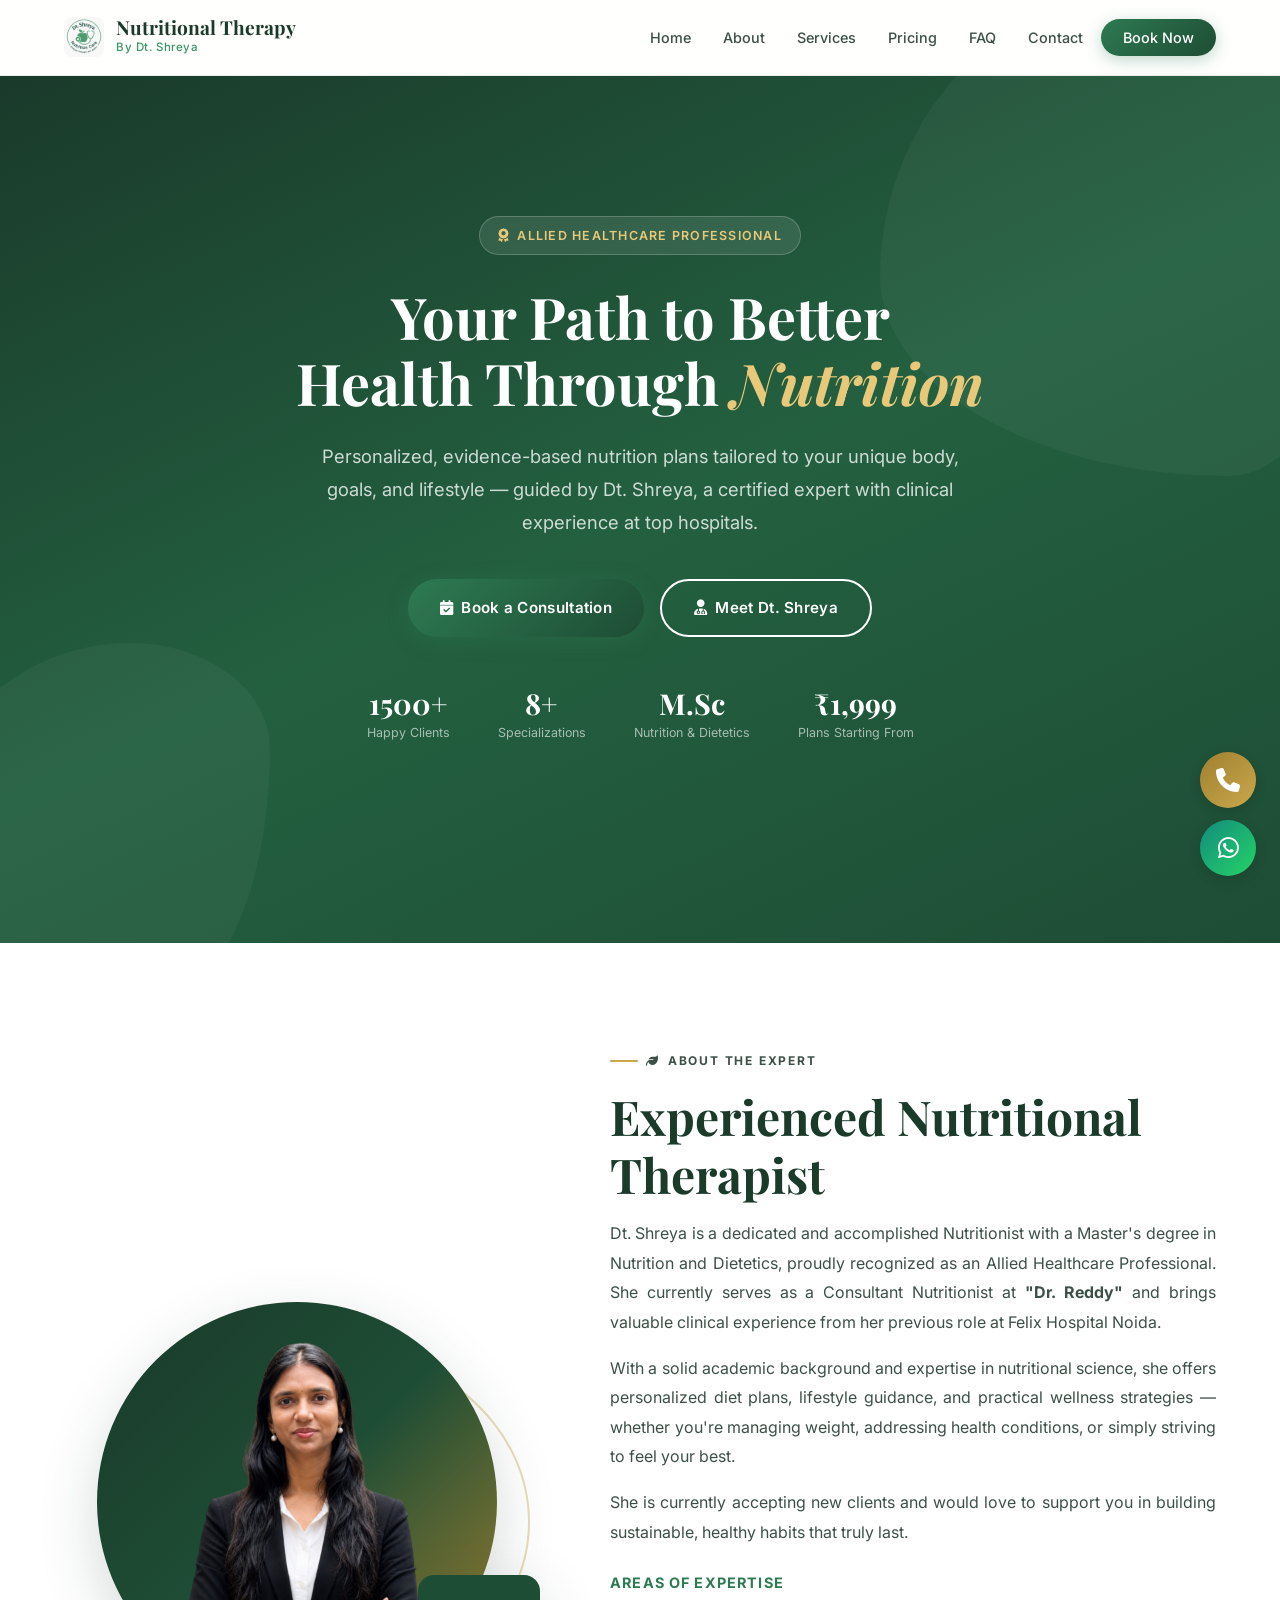
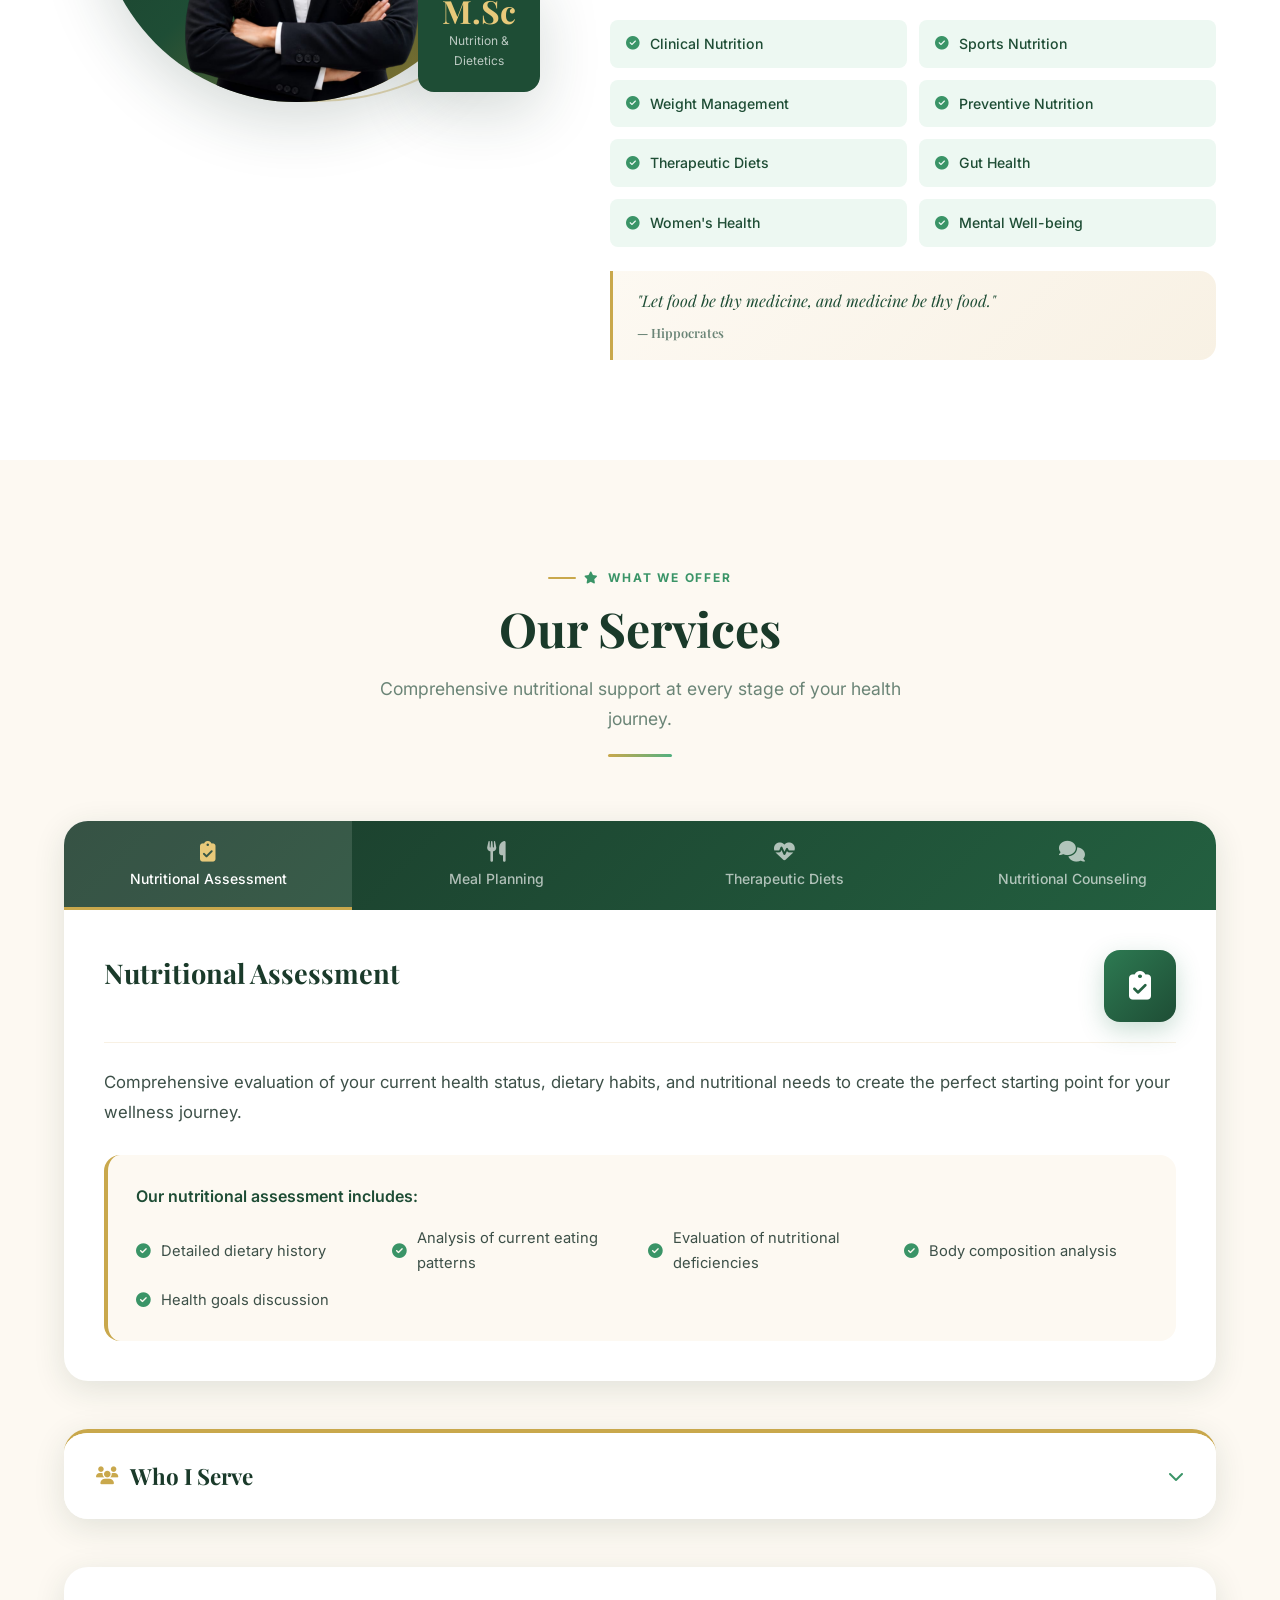
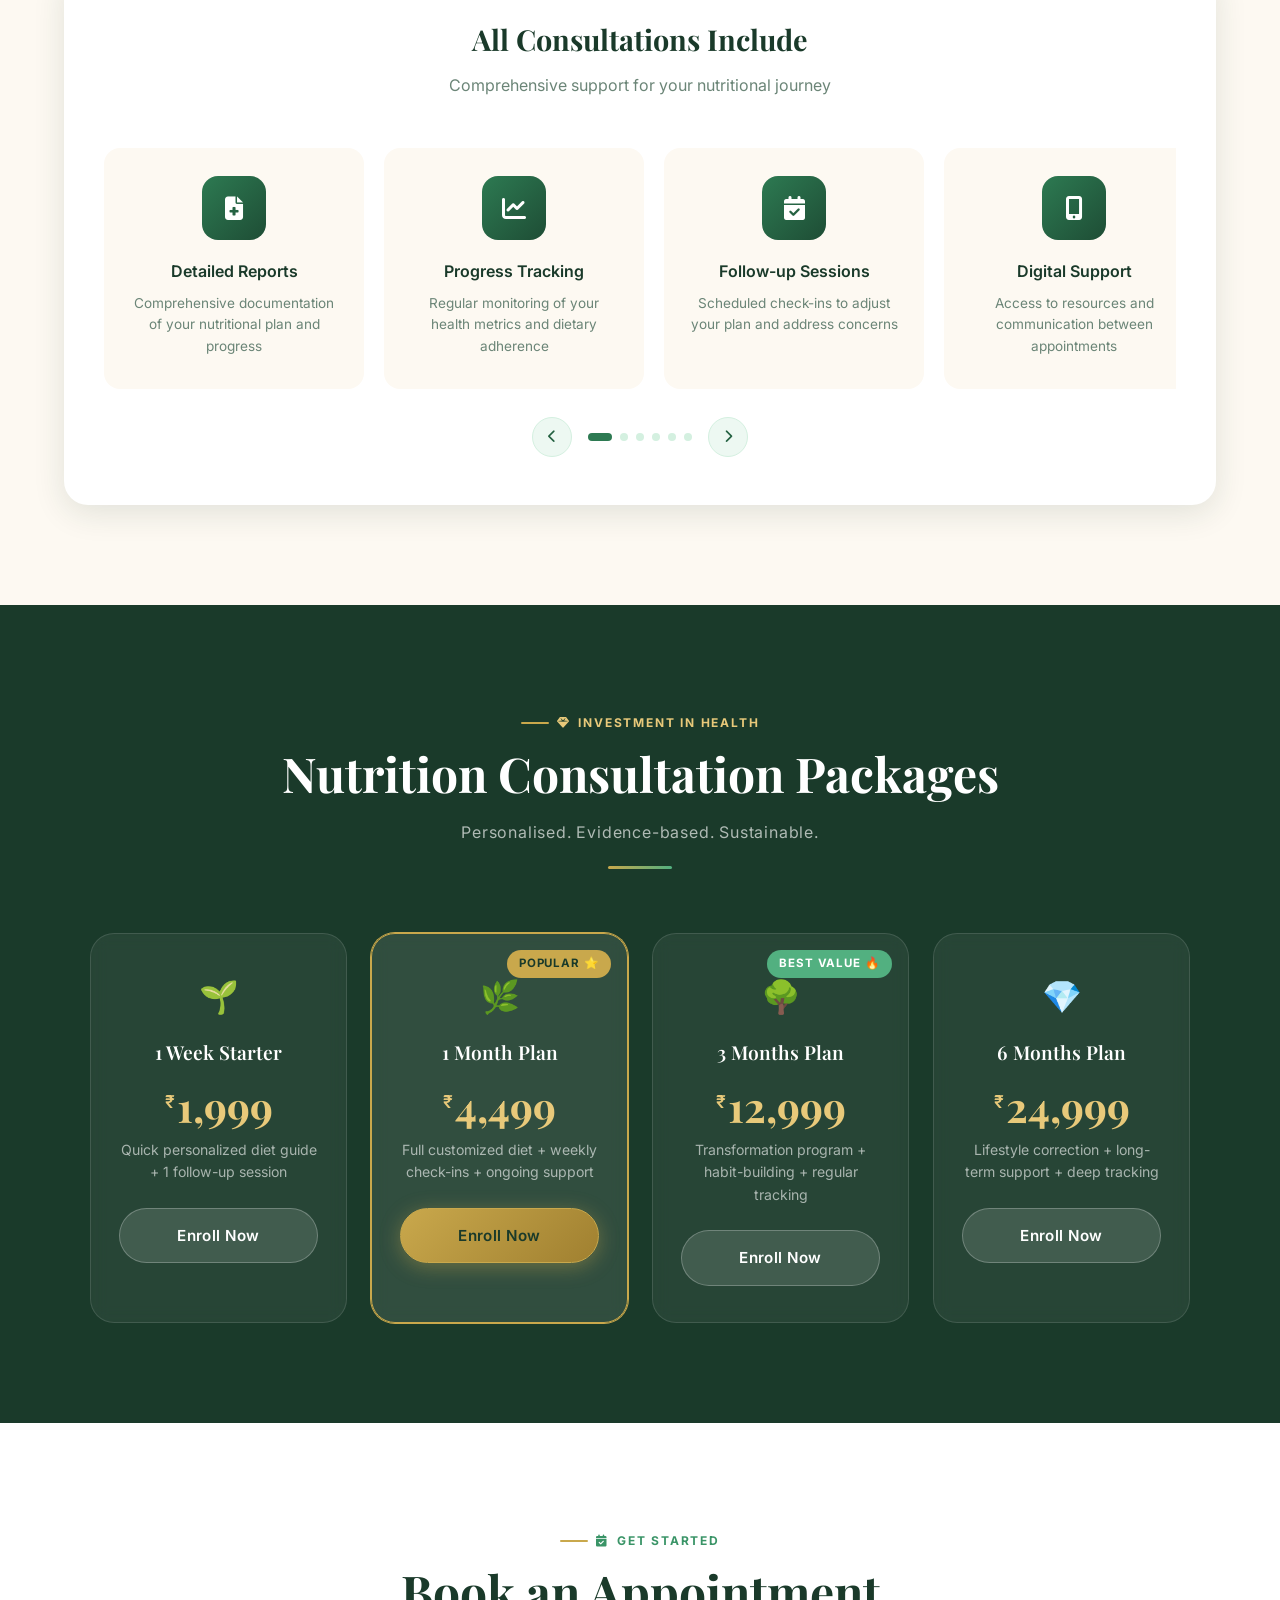
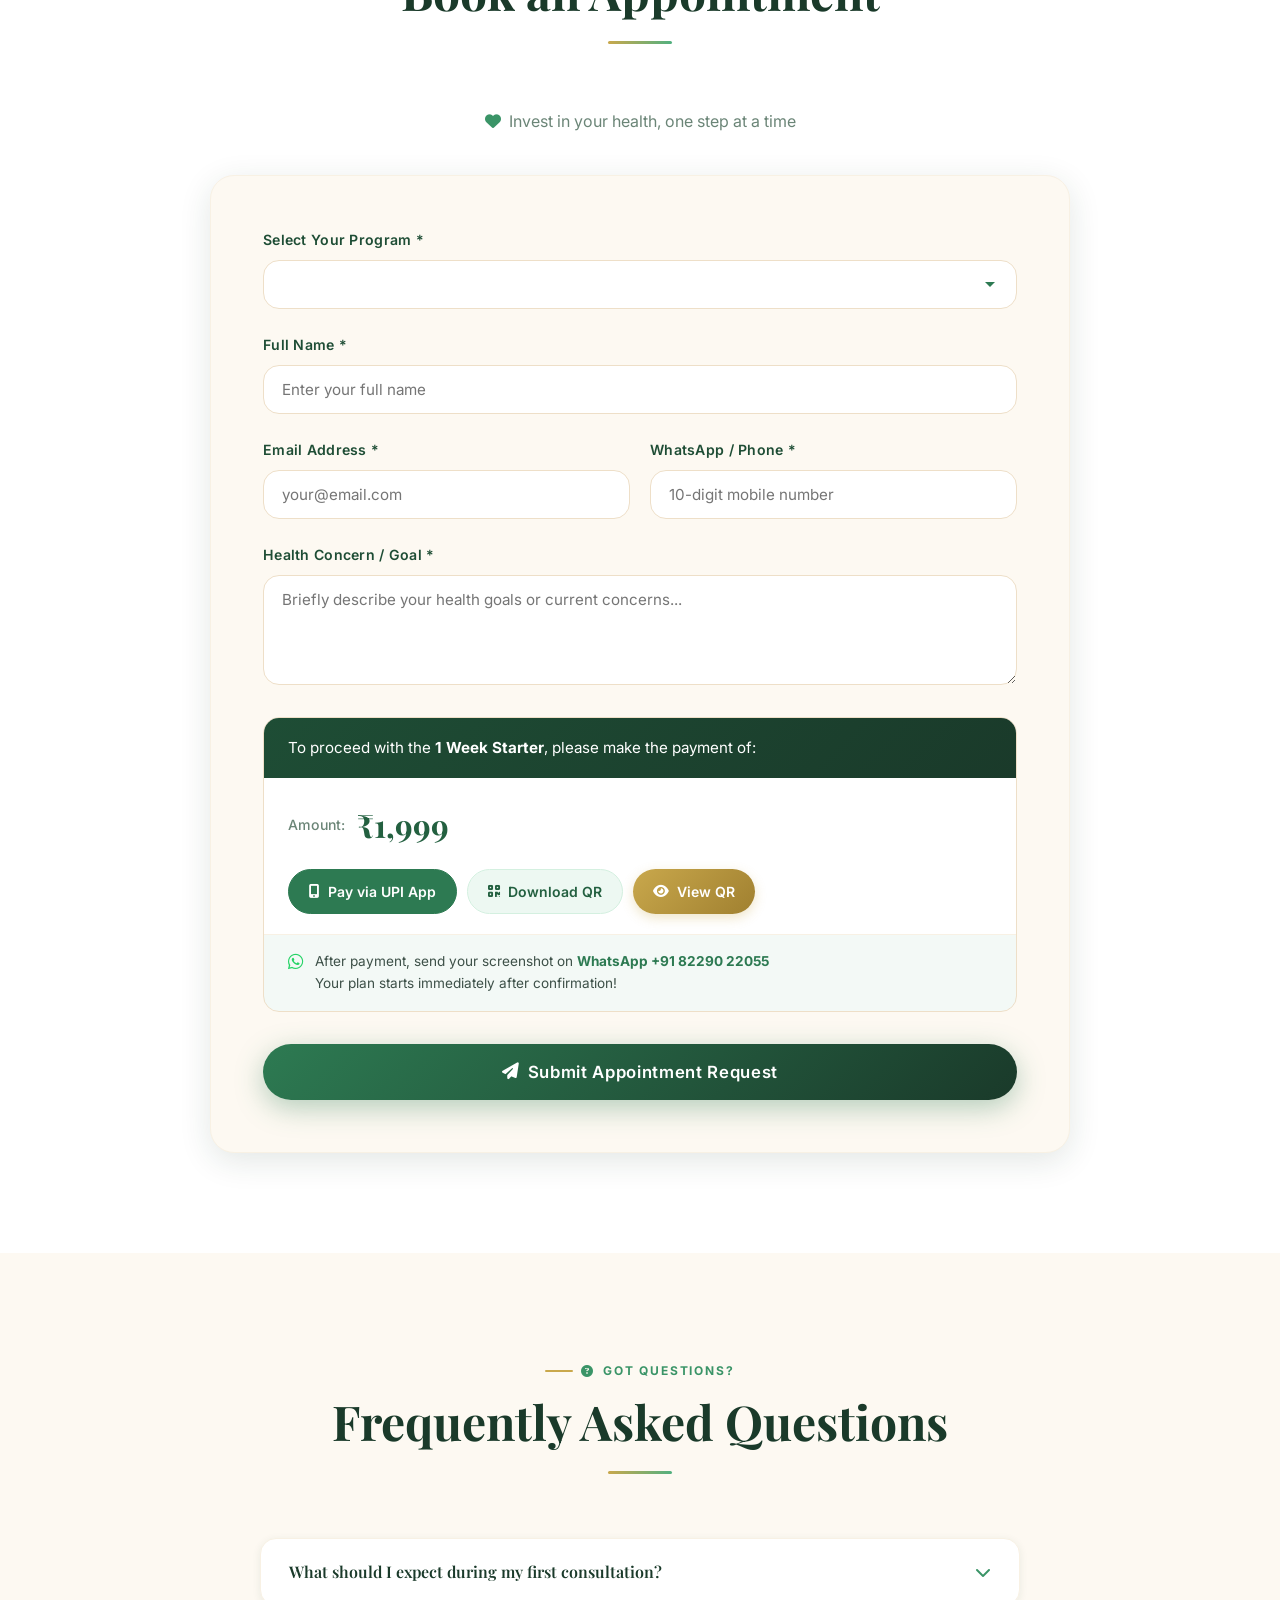
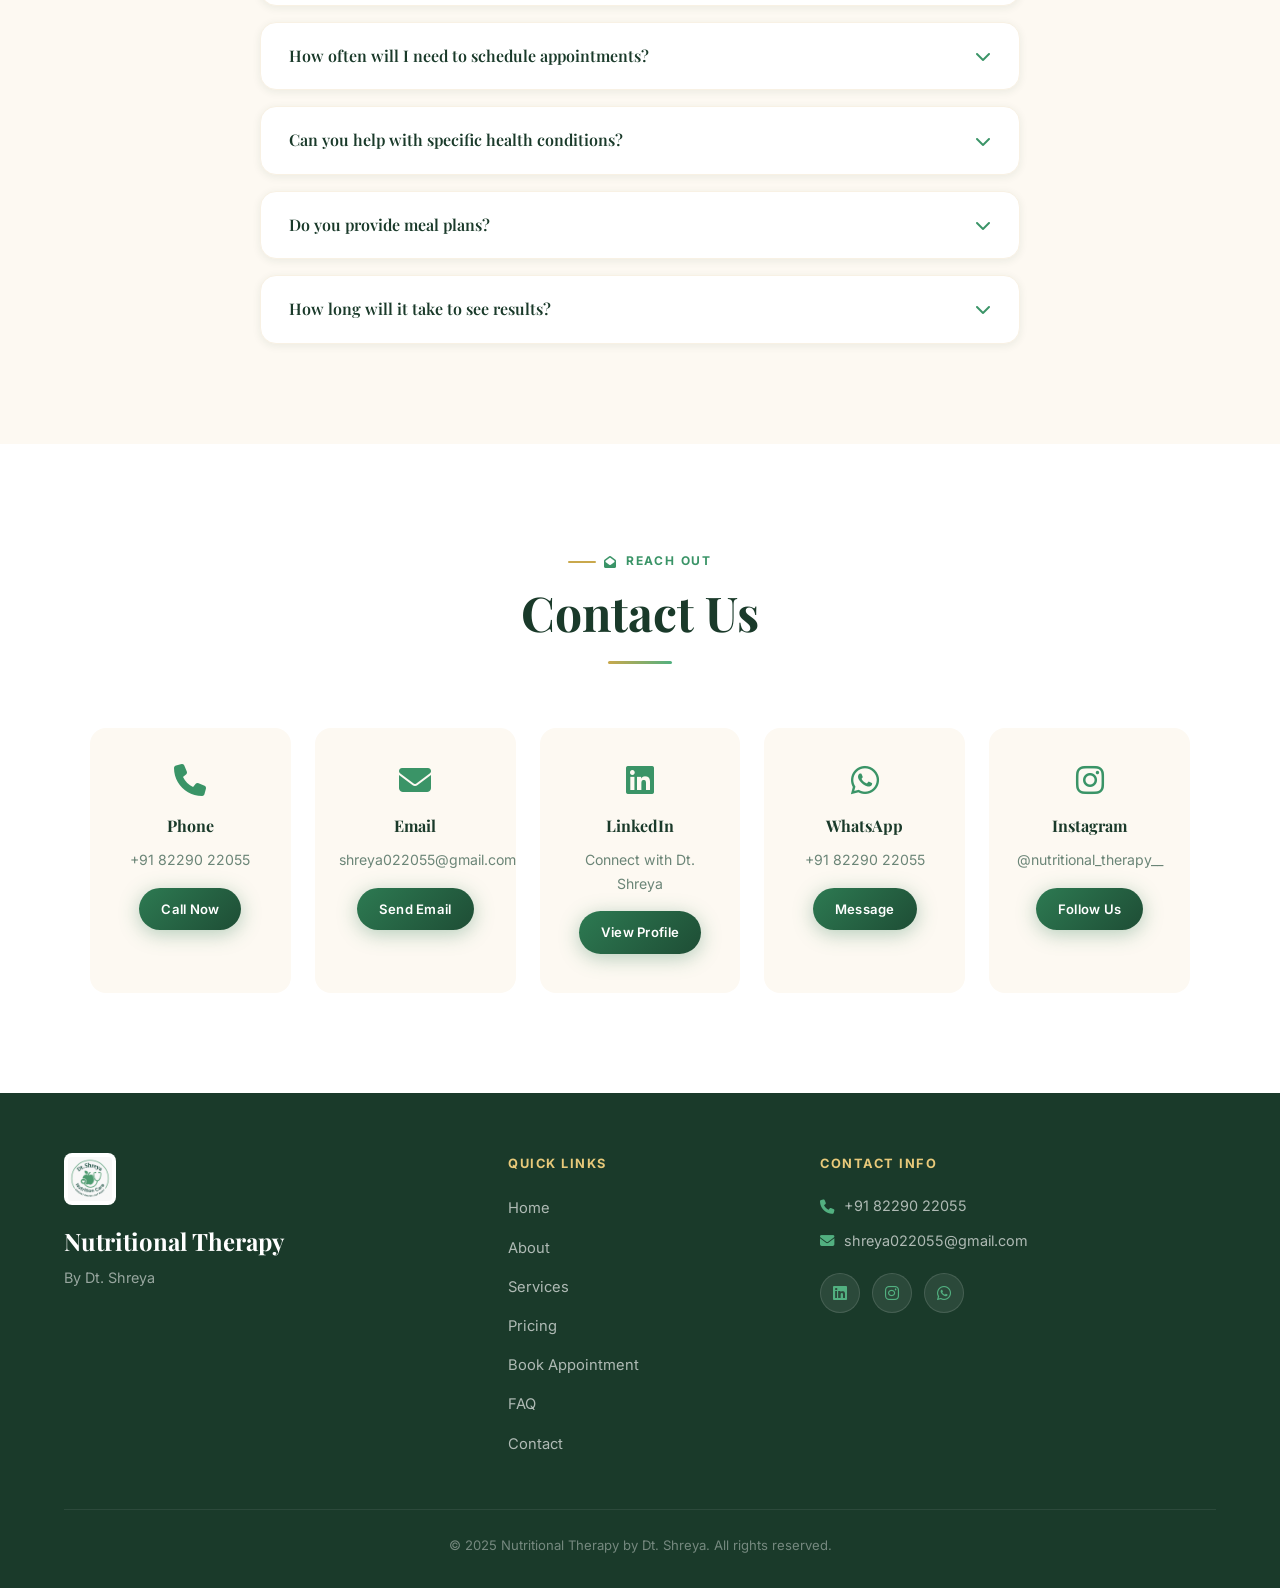
<file: index.html>
<!DOCTYPE html>
<html lang="en">
<head>
    <meta charset="UTF-8">
    <meta name="viewport" content="width=device-width, initial-scale=1.0, maximum-scale=1.0, user-scalable=no">
    <meta name="theme-color" content="#1e4d35">
    <meta name="description" content="Personalized nutrition plans by Dt. Shreya — Expert nutritional therapy, therapeutic diets, and diet consultation. Book your consultation today.">
    <meta name="keywords" content="nutritionist, diet plan, nutrition therapy, Dt. Shreya, health consultant, clinical nutrition, weight management">
    <meta property="og:title" content="Nutritional Therapy by Dt. Shreya">
    <meta property="og:description" content="Personalized nutrition plans tailored to your unique health needs. Book a consultation today.">
    <meta property="og:type" content="website">
    <link rel="icon" type="image/x-icon" href="images/favicon.ico">
    <link rel="icon" type="image/png" sizes="192x192" href="images/favicon.png">
    <title>Nutritional Therapy by Dt. Shreya — Premium Health Consultation</title>
    <link rel="stylesheet" href="styles.css?v=2.6">
    <link rel="stylesheet" href="https://cdnjs.cloudflare.com/ajax/libs/font-awesome/6.5.0/css/all.min.css">
</head>
<body>

    <!-- ════════════════════════════════════════════
         HEADER / NAVIGATION
    ════════════════════════════════════════════ -->
    <header id="main-header">
        <nav>
            <div class="logo">
                <img src="images/logo.webp" alt="Nutritional Therapy Logo">
                <div class="logo-text">
                    <h1>Nutritional Therapy</h1>
                    <p class="subtitle">By Dt. Shreya</p>
                </div>
            </div>

            <button class="mobile-menu-btn" aria-label="Toggle mobile menu" id="mobile-menu-btn">
                <i class="fas fa-bars"></i>
            </button>

            <ul class="nav-links" id="nav-links">
                <li><a href="#home">Home</a></li>
                <li><a href="#about">About</a></li>
                <li><a href="#services">Services</a></li>
                <li><a href="#pricing">Pricing</a></li>
                <li><a href="#faq">FAQ</a></li>
                <li><a href="#contact">Contact</a></li>
                <li><a href="#appointment" class="nav-cta">Book Now</a></li>
            </ul>
        </nav>
    </header>

    <!-- ════════════════════════════════════════════
         HERO SECTION
    ════════════════════════════════════════════ -->
    <section id="home" class="hero">
        <div class="hero-bg-pattern"></div>
        <div class="hero-blob hero-blob-1"></div>
        <div class="hero-blob hero-blob-2"></div>

        <div class="hero-center">
            <div class="hero-badge">
                <i class="fas fa-award"></i>
                Allied Healthcare Professional
            </div>
            <h1>
                Your Path to Better<br>
                Health Through <em>Nutrition</em>
            </h1>
            <p class="hero-desc">
                Personalized, evidence-based nutrition plans tailored to your unique body, goals, and lifestyle &mdash; guided by Dt. Shreya, a certified expert with clinical experience at top hospitals.
            </p>
            <div class="hero-actions">
                <a href="#appointment" class="btn">
                    <i class="fas fa-calendar-check"></i>
                    <span>Book a Consultation</span>
                </a>
                <a href="#about" class="btn btn-outline">
                    <i class="fas fa-user-md"></i>
                    <span>Meet Dt. Shreya</span>
                </a>
            </div>
            <div class="hero-stats">
                <div class="stat">
                    <div class="stat-number">1500+</div>
                    <div class="stat-label">Happy Clients</div>
                </div>
                <div class="stat">
                    <div class="stat-number">8+</div>
                    <div class="stat-label">Specializations</div>
                </div>
                <div class="stat">
                    <div class="stat-number">M.Sc</div>
                    <div class="stat-label">Nutrition &amp; Dietetics</div>
                </div>
                <div class="stat">
                    <div class="stat-number">&#8377;1,999</div>
                    <div class="stat-label">Plans Starting From</div>
                </div>
            </div>
        </div>
    </section>

    <!-- ════════════════════════════════════════════
         ABOUT SECTION
    ════════════════════════════════════════════ -->
    <section id="about" class="about">
        <div class="about-grid">
            <!-- Image Column -->
            <div class="about-img-wrap reveal">
                <div class="about-img-inner">
                    <img src="images/profile-trans.png?v=2.3" alt="Dt. Shreya — Experienced Nutritional Therapist">
                </div>
                <div class="about-img-accent"></div>
                <div class="about-credential">
                    <span class="cred-num">M.Sc</span>
                    <div class="cred-label">Nutrition &<br>Dietetics</div>
                </div>
            </div>

            <!-- Text Column -->
            <div class="about-content reveal reveal-delay-1">
                <p class="section-label"><i class="fas fa-leaf"></i> About the Expert</p>
                <h2 class="section-title">Experienced Nutritional Therapist</h2>

                <p>
                    Dt. Shreya is a dedicated and accomplished Nutritionist with a Master's degree in Nutrition and Dietetics, proudly recognized as an Allied Healthcare Professional. She currently serves as a Consultant Nutritionist at <strong>"Dr. Reddy"</strong> and brings valuable clinical experience from her previous role at Felix Hospital Noida.
                </p>
                <p>
                    With a solid academic background and expertise in nutritional science, she offers personalized diet plans, lifestyle guidance, and practical wellness strategies — whether you're managing weight, addressing health conditions, or simply striving to feel your best.
                </p>
                <p>
                    She is currently accepting new clients and would love to support you in building sustainable, healthy habits that truly last.
                </p>

                <h4 style="font-size:0.9rem;font-weight:700;letter-spacing:0.08em;text-transform:uppercase;color:var(--green-600);margin:24px 0 12px;">Areas of Expertise</h4>
                <div class="expertise-grid">
                    <div class="expertise-item"><i class="fas fa-check-circle"></i> Clinical Nutrition</div>
                    <div class="expertise-item"><i class="fas fa-check-circle"></i> Sports Nutrition</div>
                    <div class="expertise-item"><i class="fas fa-check-circle"></i> Weight Management</div>
                    <div class="expertise-item"><i class="fas fa-check-circle"></i> Preventive Nutrition</div>
                    <div class="expertise-item"><i class="fas fa-check-circle"></i> Therapeutic Diets</div>
                    <div class="expertise-item"><i class="fas fa-check-circle"></i> Gut Health</div>
                    <div class="expertise-item"><i class="fas fa-check-circle"></i> Women's Health</div>
                    <div class="expertise-item"><i class="fas fa-check-circle"></i> Mental Well-being</div>
                </div>

                <blockquote class="philosophy-quote">
                    "Let food be thy medicine, and medicine be thy food."
                    <cite>— Hippocrates</cite>
                </blockquote>
            </div>
        </div>
    </section>

    <!-- ════════════════════════════════════════════
         SERVICES SECTION
    ════════════════════════════════════════════ -->
    <section id="services" class="services">
        <div class="section-head reveal">
            <p class="section-label"><i class="fas fa-star"></i> What We Offer</p>
            <h2 class="section-title">Our Services</h2>
            <p class="section-subtitle">Comprehensive nutritional support at every stage of your health journey.</p>
            <div class="divider"></div>
        </div>

        <div class="services-inner">
            <!-- Tabbed Services -->
            <div class="services-tabs-container reveal">
                <div class="services-tabs">
                    <button class="service-tab active" data-service="assessment" id="tab-assessment">
                        <i class="fas fa-clipboard-check"></i>
                        <span>Nutritional Assessment</span>
                    </button>
                    <button class="service-tab" data-service="meal-planning" id="tab-meal-planning">
                        <i class="fas fa-utensils"></i>
                        <span>Meal Planning</span>
                    </button>
                    <button class="service-tab" data-service="therapeutic" id="tab-therapeutic">
                        <i class="fas fa-heartbeat"></i>
                        <span>Therapeutic Diets</span>
                    </button>
                    <button class="service-tab" data-service="counseling" id="tab-counseling">
                        <i class="fas fa-comments"></i>
                        <span>Nutritional Counseling</span>
                    </button>
                </div>

                <div class="service-content-container">
                    <div class="service-content active" id="assessment">
                        <div class="service-header">
                            <h3>Nutritional Assessment</h3>
                            <div class="service-icon-large"><i class="fas fa-clipboard-check"></i></div>
                        </div>
                        <p class="service-description">Comprehensive evaluation of your current health status, dietary habits, and nutritional needs to create the perfect starting point for your wellness journey.</p>
                        <div class="service-details">
                            <h4>Our nutritional assessment includes:</h4>
                            <ul class="service-list">
                                <li><i class="fas fa-check-circle"></i> Detailed dietary history</li>
                                <li><i class="fas fa-check-circle"></i> Analysis of current eating patterns</li>
                                <li><i class="fas fa-check-circle"></i> Evaluation of nutritional deficiencies</li>
                                <li><i class="fas fa-check-circle"></i> Body composition analysis</li>
                                <li><i class="fas fa-check-circle"></i> Health goals discussion</li>
                            </ul>
                        </div>
                    </div>

                    <div class="service-content" id="meal-planning">
                        <div class="service-header">
                            <h3>Personalized Meal Planning</h3>
                            <div class="service-icon-large"><i class="fas fa-utensils"></i></div>
                        </div>
                        <p class="service-description">Custom meal plans designed specifically for your nutritional needs, food preferences, and lifestyle to make healthy eating simple and enjoyable.</p>
                        <div class="service-details">
                            <h4>Our meal planning services include:</h4>
                            <ul class="service-list">
                                <li><i class="fas fa-check-circle"></i> Daily or weekly meal schedules</li>
                                <li><i class="fas fa-check-circle"></i> Portion size recommendations</li>
                                <li><i class="fas fa-check-circle"></i> Grocery shopping lists</li>
                                <li><i class="fas fa-check-circle"></i> Recipe suggestions and alternatives</li>
                                <li><i class="fas fa-check-circle"></i> Consideration of food allergies</li>
                            </ul>
                        </div>
                    </div>

                    <div class="service-content" id="therapeutic">
                        <div class="service-header">
                            <h3>Therapeutic Diets</h3>
                            <div class="service-icon-large"><i class="fas fa-heartbeat"></i></div>
                        </div>
                        <p class="service-description">Specialized nutrition plans for managing specific health conditions and promoting healing through evidence-based dietary interventions.</p>
                        <div class="service-details">
                            <h4>We offer therapeutic diets for:</h4>
                            <ul class="service-list">
                                <li><i class="fas fa-check-circle"></i> Diabetes management</li>
                                <li><i class="fas fa-check-circle"></i> Heart disease & hypertension</li>
                                <li><i class="fas fa-check-circle"></i> Digestive disorders (IBS, GERD)</li>
                                <li><i class="fas fa-check-circle"></i> Food allergies & intolerances</li>
                                <li><i class="fas fa-check-circle"></i> Weight management</li>
                                <li><i class="fas fa-check-circle"></i> Autoimmune conditions</li>
                            </ul>
                        </div>
                    </div>

                    <div class="service-content" id="counseling">
                        <div class="service-header">
                            <h3>Nutritional Counseling</h3>
                            <div class="service-icon-large"><i class="fas fa-comments"></i></div>
                        </div>
                        <p class="service-description">One-on-one guidance to help you understand nutrition principles, build sustainable habits, and make lasting changes to your relationship with food.</p>
                        <div class="service-details">
                            <h4>Our counseling approach includes:</h4>
                            <ul class="service-list">
                                <li><i class="fas fa-check-circle"></i> Education on nutrition fundamentals</li>
                                <li><i class="fas fa-check-circle"></i> Behavior change strategies</li>
                                <li><i class="fas fa-check-circle"></i> Emotional aspects of eating</li>
                                <li><i class="fas fa-check-circle"></i> Practical tips for healthy eating</li>
                                <li><i class="fas fa-check-circle"></i> Support for overcoming challenges</li>
                            </ul>
                        </div>
                    </div>
                </div>
            </div>

            <!-- Who I Serve -->
            <div class="who-i-serve-container reveal">
                <div class="dropdown-toggle" id="who-serve-toggle">
                    <h3>Who I Serve</h3>
                    <i class="fas fa-chevron-down"></i>
                </div>
                <div class="who-i-serve collapsed" id="who-serve-content">
                    <div class="client-types-grid">
                        <div class="client-type">
                            <div class="client-icon"><i class="fas fa-heartbeat"></i></div>
                            <h4>Individuals with Medical Conditions</h4>
                            <p>Clinical Nutrition Therapy</p>
                        </div>
                        <div class="client-type">
                            <div class="client-icon"><i class="fas fa-child"></i></div>
                            <h4>Children & Teens</h4>
                            <p>Pediatric Nutrition</p>
                        </div>
                        <div class="client-type">
                            <div class="client-icon"><i class="fas fa-female"></i></div>
                            <h4>Women at Every Life Stage</h4>
                            <p>Women's Health & Prenatal Nutrition</p>
                        </div>
                        <div class="client-type">
                            <div class="client-icon"><i class="fas fa-running"></i></div>
                            <h4>Athletes & Fitness Enthusiasts</h4>
                            <p>Sports Nutrition</p>
                        </div>
                        <div class="client-type">
                            <div class="client-icon"><i class="fas fa-user-friends"></i></div>
                            <h4>Older Adults & Seniors</h4>
                            <p>Geriatric Nutrition</p>
                        </div>
                        <div class="client-type">
                            <div class="client-icon"><i class="fas fa-pills"></i></div>
                            <h4>Clients with Digestive Concerns</h4>
                            <p>Gut Health Programs</p>
                        </div>
                        <div class="client-type">
                            <div class="client-icon"><i class="fas fa-apple-alt"></i></div>
                            <h4>Health-Conscious Individuals</h4>
                            <p>Lifestyle & Preventive Health</p>
                        </div>
                    </div>
                </div>
            </div>

            <!-- All Consultations Include -->
            <div class="consultation-features reveal">
                <div class="consultation-header">
                    <h3>All Consultations Include</h3>
                    <p class="consultation-subtitle">Comprehensive support for your nutritional journey</p>
                </div>

                <div class="features-slider">
                    <div class="features-track" id="features-track">
                        <div class="feature-slide">
                            <div class="feature-icon"><i class="fas fa-file-medical"></i></div>
                            <h4>Detailed Reports</h4>
                            <p>Comprehensive documentation of your nutritional plan and progress</p>
                        </div>
                        <div class="feature-slide">
                            <div class="feature-icon"><i class="fas fa-chart-line"></i></div>
                            <h4>Progress Tracking</h4>
                            <p>Regular monitoring of your health metrics and dietary adherence</p>
                        </div>
                        <div class="feature-slide">
                            <div class="feature-icon"><i class="fas fa-calendar-check"></i></div>
                            <h4>Follow-up Sessions</h4>
                            <p>Scheduled check-ins to adjust your plan and address concerns</p>
                        </div>
                        <div class="feature-slide">
                            <div class="feature-icon"><i class="fas fa-mobile-alt"></i></div>
                            <h4>Digital Support</h4>
                            <p>Access to resources and communication between appointments</p>
                        </div>
                        <div class="feature-slide">
                            <div class="feature-icon"><i class="fas fa-book-reader"></i></div>
                            <h4>Educational Materials</h4>
                            <p>Personalized nutrition guides and resources to support your journey</p>
                        </div>
                        <div class="feature-slide">
                            <div class="feature-icon"><i class="fas fa-utensils"></i></div>
                            <h4>Recipe Collection</h4>
                            <p>Curated healthy recipes tailored to your dietary needs</p>
                        </div>
                        <div class="feature-slide">
                            <div class="feature-icon"><i class="fas fa-capsules"></i></div>
                            <h4>Supplement Guidance</h4>
                            <p>Personalized recommendations for vitamins and supplements</p>
                        </div>
                        <div class="feature-slide">
                            <div class="feature-icon"><i class="fas fa-building"></i></div>
                            <h4>Corporate Wellness</h4>
                            <p>Specialized nutrition plans and workshops for workplace wellness</p>
                        </div>
                    </div>

                    <div class="slider-controls">
                        <button class="slider-arrow prev" id="slider-prev" aria-label="Previous slide">
                            <i class="fas fa-chevron-left"></i>
                        </button>
                        <div class="slider-dots" id="slider-dots"></div>
                        <button class="slider-arrow next" id="slider-next" aria-label="Next slide">
                            <i class="fas fa-chevron-right"></i>
                        </button>
                    </div>
                </div>
            </div>
        </div>
    </section>

    <!-- ════════════════════════════════════════════
         PRICING SECTION
    ════════════════════════════════════════════ -->
    <section id="pricing" class="pricing-model">
        <div class="section-head reveal">
            <p class="section-label"><i class="fas fa-gem"></i> Investment in Health</p>
            <h2 class="section-title">Nutrition Consultation Packages</h2>
            <p class="pricing-tagline">Personalised. Evidence-based. Sustainable.</p>
            <div class="divider"></div>
        </div>

        <div class="pricing-grid">
            <!-- 1 Week -->
            <div class="pricing-card reveal reveal-delay-1" id="plan-starter">
                <div class="plan-emoji">🌱</div>
                <div class="plan-name">1 Week Starter</div>
                <div class="plan-price"><sup>&#8377;</sup>1,999</div>
                <p class="plan-desc">Quick personalized diet guide + 1 follow-up session</p>
                <a href="#appointment" class="btn pricing-enroll-btn" data-plan="1 Week Starter - &#8377;1,999">
                    <span>Enroll Now</span>
                </a>
            </div>

            <!-- 1 Month -->
            <div class="pricing-card featured reveal reveal-delay-2" id="plan-month">
                <div class="pricing-badge">Popular ⭐</div>
                <div class="plan-emoji">🌿</div>
                <div class="plan-name">1 Month Plan</div>
                <div class="plan-price"><sup>&#8377;</sup>4,499</div>
                <p class="plan-desc">Full customized diet + weekly check-ins + ongoing support</p>
                <a href="#appointment" class="btn pricing-enroll-btn" data-plan="1 Month Plan - &#8377;4,499">
                    <span>Enroll Now</span>
                </a>
            </div>

            <!-- 3 Months -->
            <div class="pricing-card reveal reveal-delay-2" id="plan-3months">
                <div class="pricing-badge" style="background:var(--green-400);color:var(--white);">Best Value 🔥</div>
                <div class="plan-emoji">🌳</div>
                <div class="plan-name">3 Months Plan</div>
                <div class="plan-price"><sup>&#8377;</sup>12,999</div>
                <p class="plan-desc">Transformation program + habit-building + regular tracking</p>
                <a href="#appointment" class="btn pricing-enroll-btn" data-plan="3 Months Plan - &#8377;12,999">
                    <span>Enroll Now</span>
                </a>
            </div>

            <!-- 6 Months -->
            <div class="pricing-card reveal reveal-delay-3" id="plan-6months">
                <div class="plan-emoji">💎</div>
                <div class="plan-name">6 Months Plan</div>
                <div class="plan-price"><sup>&#8377;</sup>24,999</div>
                <p class="plan-desc">Lifestyle correction + long-term support + deep tracking</p>
                <a href="#appointment" class="btn pricing-enroll-btn" data-plan="6 Months Plan - &#8377;24,999">
                    <span>Enroll Now</span>
                </a>
            </div>
        </div>
    </section>

    <!-- ════════════════════════════════════════════
         APPOINTMENT / FORM SECTION
    ════════════════════════════════════════════ -->
    <section id="appointment" class="appointment">
        <div class="section-head reveal">
            <p class="section-label"><i class="fas fa-calendar-check"></i> Get Started</p>
            <h2 class="section-title">Book an Appointment</h2>
            <div class="divider"></div>
        </div>

        <div class="appointment-inner">
            <p class="appointment-tagline">
                <i class="fas fa-heart" style="color:var(--green-500)"></i>
                Invest in your health, one step at a time
            </p>

            <div class="form-card reveal">
                <form id="appointment-form" novalidate>

                    <!-- Web3Forms hidden fields -->
                    <input type="hidden" name="access_key" value="f60c5b23-f42a-4fa2-b23a-00752e16c5e0">
                    <input type="hidden" name="subject"    value="&#128203; New Appointment Request — Nutritional Therapy by Dt. Shreya">
                    <input type="hidden" name="from_name"  value="Nutritional Therapy Website">
                    <input type="hidden" name="botcheck"   value="" style="display:none">

                    <!-- Dynamic plan field (updated by JS) -->
                    <input type="hidden" id="selected-service-type" name="Selected_Plan" value="1 Week Starter — &#8377;1,999">

                    <!-- ── ROW 1: Plan ── -->
                    <div class="form-group">
                        <label for="pricing-plan">Select Your Program *</label>
                        <select id="pricing-plan" name="Selected_Program" required>
                            <option value="">Choose a plan</option>
                            <option value="1 Week Starter — &#8377;1,999">1 Week Starter &mdash; &#8377;1,999</option>
                            <option value="1 Month Plan — &#8377;4,499">1 Month Plan &mdash; &#8377;4,499</option>
                            <option value="3 Months Plan — &#8377;12,999">3 Months Plan &mdash; &#8377;12,999</option>
                            <option value="6 Months Plan — &#8377;24,999">6 Months Plan &mdash; &#8377;24,999</option>
                        </select>
                    </div>

                    <!-- ── ROW 2: Name ── -->
                    <div class="form-group">
                        <label for="name">Full Name *</label>
                        <input type="text" id="name" name="name"
                               placeholder="Enter your full name"
                               required autocomplete="name">
                    </div>

                    <!-- ── ROW 3: Email + Phone ── -->
                    <div class="form-row">
                        <div class="form-group">
                            <label for="email">Email Address *</label>
                            <input type="email" id="email" name="email"
                                   placeholder="your@email.com"
                                   required autocomplete="email">
                        </div>
                        <div class="form-group">
                            <label for="phone">WhatsApp / Phone *</label>
                            <input type="tel" id="phone" name="Phone_Number"
                                   placeholder="10-digit mobile number"
                                   required autocomplete="tel"
                                   pattern="[6-9][0-9]{9}"
                                   maxlength="10">
                        </div>
                    </div>

                    <!-- ── ROW 4: Health Concern ── -->
                    <div class="form-group">
                        <label for="message">Health Concern / Goal *</label>
                        <textarea id="message" name="message" rows="3"
                                  placeholder="Briefly describe your health goals or current concerns..."
                                  required></textarea>
                    </div>

                    <!-- ── Payment Box ── -->
                    <div class="payment-info-box">
                        <div class="payment-highlight">
                            To proceed with the <strong id="selected-plan-text">1 Week Starter</strong>, please make the payment of:
                        </div>
                        <div class="payment-details">
                            <div class="amount-section">
                                <span class="amount-label">Amount:</span>
                                <span class="amount" id="selected-plan-amount">&#8377;1,999</span>
                            </div>
                            <div class="payment-options">
                                <a href="upi://pay?pa=shreya022055@oksbi&pn=Dt%20Shreya&cu=INR&am=1999" class="upi-app-link" id="pay-upi-app-btn">
                                    <i class="fas fa-mobile-alt"></i> Pay via UPI App
                                </a>
                                <a href="#" class="upi-link" id="download-qr-btn" onclick="downloadQRCode(event)">
                                    <i class="fas fa-qrcode"></i> Download QR
                                </a>
                                <a href="#" class="upi-id-copy" id="copy-upi-btn" onclick="copyUPIId(event)">
                                    <i class="fas fa-copy"></i> Copy UPI ID
                                </a>
                                <a href="#" class="view-qr-btn" id="view-qr-btn" onclick="toggleQRView(event)">
                                    <i class="fas fa-eye"></i> View QR
                                </a>
                            </div>

                            <!-- QR Code Display -->
                            <div id="qr-display" class="qr-display-container" style="display:none;">
                                <div class="qr-image-wrapper">
                                    <img src="images/qr.webp" alt="Payment QR Code — Scan with any UPI app">
                                    <p class="qr-instructions">Scan this QR code with any UPI app to make payment</p>
                                </div>
                            </div>
                        </div>
                        <div class="payment-note">
                            <i class="fab fa-whatsapp" style="color:#25d366;font-size:1.1rem"></i>
                            <div class="note-text">
                                <p>After payment, send your screenshot on <strong><a href="https://wa.me/918229022055" target="_blank" style="color:var(--green-600)">WhatsApp +91 82290 22055</a></strong></p>
                                <p>Your plan starts immediately after confirmation!</p>
                            </div>
                        </div>
                    </div>

                    <!-- Submit -->
                    <button type="submit" class="btn form-submit-btn" id="submit-btn">
                        <i class="fas fa-paper-plane"></i>
                        <span>Submit Appointment Request</span>
                    </button>

                    <!-- Result -->
                    <div id="form-result" style="display:none; margin-top:16px; padding:16px; border-radius:10px; text-align:center; font-weight:600;"></div>
                </form>
            </div>
        </div>
    </section>

    <!-- ════════════════════════════════════════════
         FAQ SECTION
    ════════════════════════════════════════════ -->
    <section id="faq" class="faq">
        <div class="section-head reveal">
            <p class="section-label"><i class="fas fa-question-circle"></i> Got Questions?</p>
            <h2 class="section-title">Frequently Asked Questions</h2>
            <div class="divider"></div>
        </div>

        <div class="faq-container">
            <div class="faq-item reveal">
                <div class="faq-question">
                    <h3>What should I expect during my first consultation?</h3>
                    <i class="fas fa-chevron-down"></i>
                </div>
                <div class="faq-answer">
                    <p>During your first consultation, we will discuss your health history, current diet, lifestyle, and health goals. I will perform a nutritional assessment and create a personalized plan tailored to your specific needs. The initial consultation typically lasts about 60–90 minutes.</p>
                </div>
            </div>

            <div class="faq-item reveal reveal-delay-1">
                <div class="faq-question">
                    <h3>How often will I need to schedule appointments?</h3>
                    <i class="fas fa-chevron-down"></i>
                </div>
                <div class="faq-answer">
                    <p>After the initial consultation, follow-up appointments are typically scheduled every 2–4 weeks depending on your specific needs and goals. As you progress, the frequency may decrease to monthly or quarterly check-ins for maintenance.</p>
                </div>
            </div>

            <div class="faq-item reveal reveal-delay-2">
                <div class="faq-question">
                    <h3>Can you help with specific health conditions?</h3>
                    <i class="fas fa-chevron-down"></i>
                </div>
                <div class="faq-answer">
                    <p>Yes, I specialize in creating therapeutic diets for various health conditions including diabetes, hypertension, digestive disorders (IBS, GERD, etc.), weight management, hormonal imbalances, and more. Each plan is customized to address your specific health concerns.</p>
                </div>
            </div>

            <div class="faq-item reveal reveal-delay-3">
                <div class="faq-question">
                    <h3>Do you provide meal plans?</h3>
                    <i class="fas fa-chevron-down"></i>
                </div>
                <div class="faq-answer">
                    <p>Yes, I provide detailed meal plans tailored to your preferences, lifestyle, and nutritional needs. These can be daily or weekly plans with recipes and shopping lists to make implementation easier.</p>
                </div>
            </div>

            <div class="faq-item reveal reveal-delay-3">
                <div class="faq-question">
                    <h3>How long will it take to see results?</h3>
                    <i class="fas fa-chevron-down"></i>
                </div>
                <div class="faq-answer">
                    <p>Results vary depending on your specific goals and health condition. Some clients notice improvements in energy and digestion within a few weeks, while other changes like weight loss or managing chronic conditions may take longer. We'll set realistic expectations during your consultation.</p>
                </div>
            </div>
        </div>
    </section>

    <!-- ════════════════════════════════════════════
         CONTACT SECTION
    ════════════════════════════════════════════ -->
    <section id="contact" class="contact">
        <div class="section-head reveal">
            <p class="section-label"><i class="fas fa-envelope-open"></i> Reach Out</p>
            <h2 class="section-title">Contact Us</h2>
            <div class="divider"></div>
        </div>

        <div class="contact-grid">
            <div class="contact-card reveal">
                <i class="fas fa-phone"></i>
                <h3>Phone</h3>
                <p>+91 82290 22055</p>
                <a href="tel:+918229022055" class="btn btn-sm">Call Now</a>
            </div>
            <div class="contact-card reveal reveal-delay-1">
                <i class="fas fa-envelope"></i>
                <h3>Email</h3>
                <p>shreya022055@gmail.com</p>
                <a href="mailto:shreya022055@gmail.com" class="btn btn-sm">Send Email</a>
            </div>
            <div class="contact-card reveal reveal-delay-2">
                <i class="fab fa-linkedin"></i>
                <h3>LinkedIn</h3>
                <p>Connect with Dt. Shreya</p>
                <a href="https://www.linkedin.com/in/shreya-076b48284" target="_blank" rel="noopener" class="btn btn-sm">View Profile</a>
            </div>
            <div class="contact-card reveal reveal-delay-2">
                <i class="fab fa-whatsapp"></i>
                <h3>WhatsApp</h3>
                <p>+91 82290 22055</p>
                <a href="https://wa.me/918229022055" target="_blank" rel="noopener" class="btn btn-sm">Message</a>
            </div>
            <div class="contact-card reveal reveal-delay-3">
                <i class="fab fa-instagram"></i>
                <h3>Instagram</h3>
                <p>@nutritional_therapy__</p>
                <a href="https://www.instagram.com/nutritional_therapy__?igsh=MTc4MmNjODlibWZ5eA==" target="_blank" rel="noopener" class="btn btn-sm">Follow Us</a>
            </div>
        </div>
    </section>

    <!-- ════════════════════════════════════════════
         FOOTER
    ════════════════════════════════════════════ -->
    <footer>
        <div class="footer-content">
            <div class="footer-brand">
                <img src="images/logo.webp" alt="Nutritional Therapy Logo">
                <h2>Nutritional Therapy</h2>
                <p>By Dt. Shreya</p>
            </div>

            <div class="footer-links">
                <h3>Quick Links</h3>
                <ul>
                    <li><a href="#home">Home</a></li>
                    <li><a href="#about">About</a></li>
                    <li><a href="#services">Services</a></li>
                    <li><a href="#pricing">Pricing</a></li>
                    <li><a href="#appointment">Book Appointment</a></li>
                    <li><a href="#faq">FAQ</a></li>
                    <li><a href="#contact">Contact</a></li>
                </ul>
            </div>

            <div class="footer-contact">
                <h3>Contact Info</h3>
                <p><i class="fas fa-phone"></i> +91 82290 22055</p>
                <p><i class="fas fa-envelope"></i> shreya022055@gmail.com</p>
                <div class="social-links">
                    <a href="https://www.linkedin.com/in/shreya-076b48284" target="_blank" rel="noopener" aria-label="LinkedIn">
                        <i class="fab fa-linkedin"></i>
                    </a>
                    <a href="https://www.instagram.com/nutritional_therapy__?igsh=MTc4MmNjODlibWZ5eA==" target="_blank" rel="noopener" aria-label="Instagram">
                        <i class="fab fa-instagram"></i>
                    </a>
                    <a href="https://wa.me/918229022055" target="_blank" rel="noopener" aria-label="WhatsApp">
                        <i class="fab fa-whatsapp"></i>
                    </a>
                </div>
            </div>
        </div>

        <div class="footer-bottom">
            <p>&copy; 2025 Nutritional Therapy by Dt. Shreya. All rights reserved.</p>
        </div>
    </footer>

    <!-- Floating Contact Widget -->
    <div class="floating-contact">
        <a href="tel:+918229022055" class="float-btn float-call" aria-label="Call Now">
            <i class="fas fa-phone"></i>
        </a>
        <a href="https://wa.me/918229022055" target="_blank" rel="noopener" class="float-btn float-wa" aria-label="WhatsApp">
            <i class="fab fa-whatsapp"></i>
        </a>
    </div>

    <script src="script.js?v=2.6"></script>

    <!-- Inline: Payment & QR functions (global scope required for onclick) -->
    <script>
    // Record form load time (timing-based bot protection)
    document.addEventListener('DOMContentLoaded', function() {
        const loadField = document.getElementById('_form_loaded');
        if (loadField) loadField.value = Date.now().toString();
    });

    function copyUPIId(event) {
        event.preventDefault();
        const upiId = "shreya022055@oksbi";
        if (navigator.clipboard && window.isSecureContext) {
            navigator.clipboard.writeText(upiId)
                .then(() => showCopyMessage("UPI ID copied to clipboard!"))
                .catch(() => fallbackCopyTextToClipboard(upiId));
        } else {
            fallbackCopyTextToClipboard(upiId);
        }
    }

    function downloadQRCode(event) {
        event.preventDefault();
        const link = document.createElement('a');
        link.href = 'images/qr shreya.jpeg';
        link.download = 'Payment_QR_Dt_Shreya.jpeg';
        document.body.appendChild(link);
        link.click();
        document.body.removeChild(link);
        showCopyMessage("QR Code downloaded!");
    }

    function toggleQRView(event) {
        event.preventDefault();
        const qrDisplay = document.getElementById('qr-display');
        const btn = event.target.closest('.view-qr-btn');
        const icon = btn.querySelector('i');
        const isHidden = qrDisplay.style.display === 'none' || qrDisplay.style.display === '';
        qrDisplay.style.display = isHidden ? 'block' : 'none';
        icon.className = isHidden ? 'fas fa-eye-slash' : 'fas fa-eye';
        btn.childNodes[btn.childNodes.length - 1].textContent = isHidden ? ' Hide QR' : ' View QR';
        if (isHidden) setTimeout(() => qrDisplay.scrollIntoView({ behavior: 'smooth', block: 'nearest' }), 100);
    }

    function fallbackCopyTextToClipboard(text) {
        const el = document.createElement("textarea");
        el.value = text;
        el.style.cssText = "position:fixed;left:-9999px;top:-9999px;";
        document.body.appendChild(el);
        el.focus(); el.select();
        try {
            document.execCommand('copy');
            showCopyMessage("UPI ID copied!");
        } catch(err) {
            showCopyMessage("Copy manually: " + text);
        }
        document.body.removeChild(el);
    }

    function showCopyMessage(message) {
        let el = document.getElementById('copy-message');
        if (!el) {
            el = document.createElement('div');
            el.id = 'copy-message';
            Object.assign(el.style, {
                position:'fixed', top:'24px', right:'24px',
                background: 'linear-gradient(135deg, #2d7a52, #1e4d35)',
                color:'white', padding:'14px 22px',
                borderRadius:'12px',
                boxShadow:'0 8px 24px rgba(26,58,42,0.3)',
                zIndex:'10000', fontSize:'14px', fontWeight:'600',
                opacity:'0', transform:'translateY(-16px)',
                transition:'all 0.3s cubic-bezier(.4,0,.2,1)',
                display:'flex', alignItems:'center', gap:'8px',
                fontFamily: "'Inter', sans-serif"
            });
            document.body.appendChild(el);
        }
        el.innerHTML = '<i class="fas fa-check-circle"></i> ' + message;
        el.style.opacity = '1';
        el.style.transform = 'translateY(0)';
        setTimeout(() => {
            el.style.opacity = '0';
            el.style.transform = 'translateY(-16px)';
            setTimeout(() => el.parentNode && el.parentNode.removeChild(el), 400);
        }, 3000);
    }
    </script>
</body>
</html>
</file>
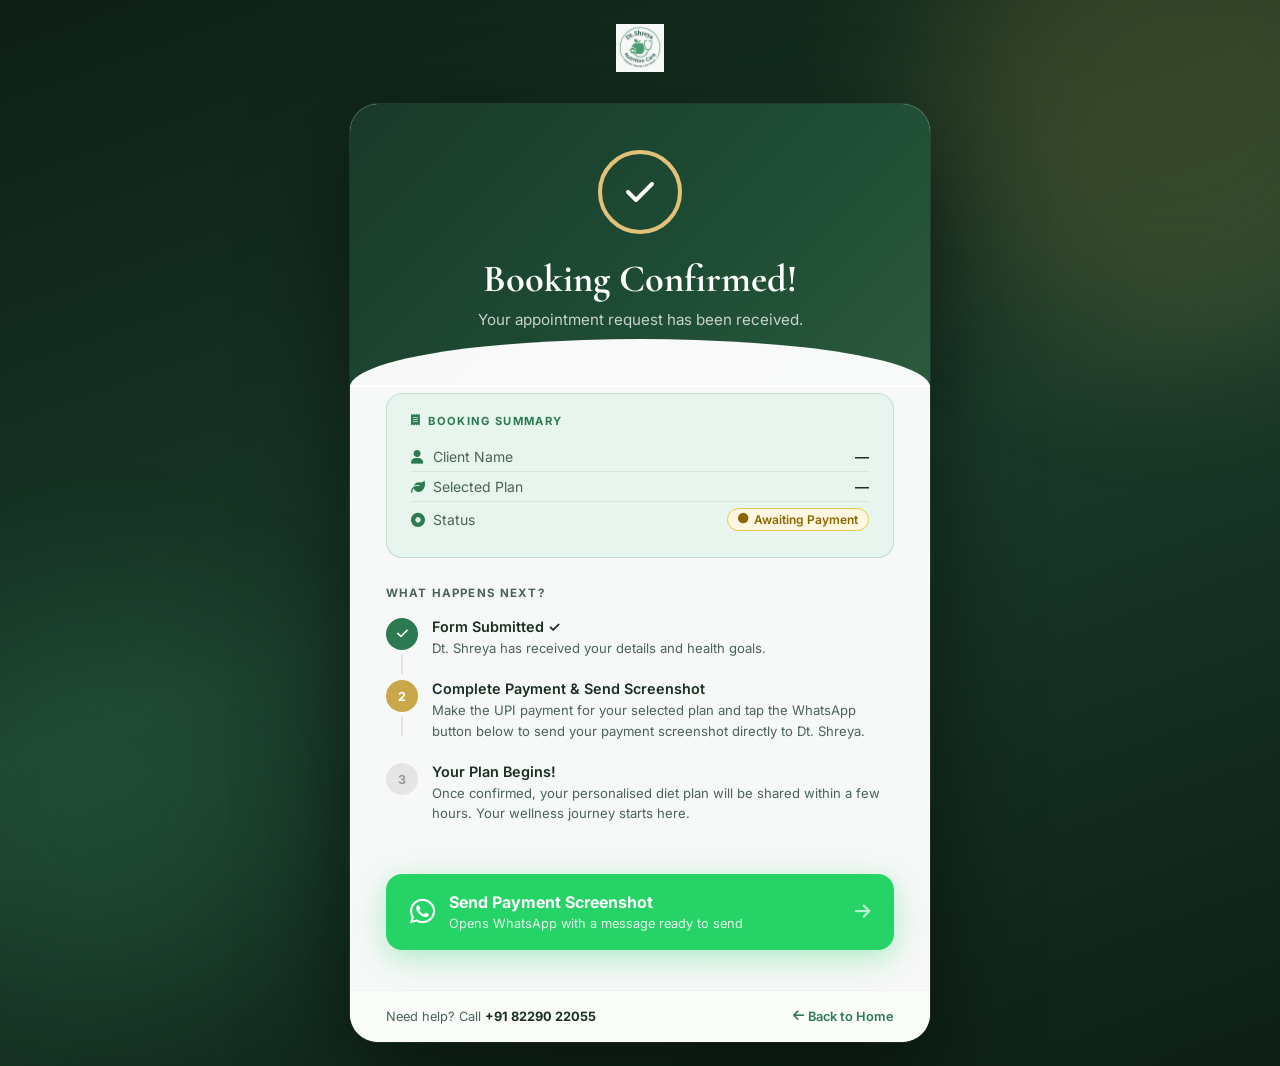
<file: thank-you.html>
<!DOCTYPE html>
<html lang="en">
<head>
    <meta charset="UTF-8">
    <meta name="viewport" content="width=device-width, initial-scale=1.0">
    <meta name="robots" content="noindex, nofollow">
    <title>Booking Confirmed — Nutritional Therapy by Dt. Shreya</title>
    <link rel="icon" type="image/x-icon" href="images/favicon.ico">
    <link rel="stylesheet" href="https://cdnjs.cloudflare.com/ajax/libs/font-awesome/6.5.0/css/all.min.css">
    <link href="https://fonts.googleapis.com/css2?family=Cormorant+Garamond:ital,wght@0,400;0,600;0,700;1,400&family=Inter:wght@300;400;500;600;700&display=swap" rel="stylesheet">
    <style>
        *, *::before, *::after { box-sizing: border-box; margin: 0; padding: 0; }

        :root {
            --green-900: #1a3a2a;
            --green-800: #1e4d35;
            --green-700: #2d7a52;
            --green-600: #3a9e6b;
            --green-100: #e8f5ee;
            --gold:      #c9a84c;
            --gold-light:#e2c278;
            --white:     #ffffff;
            --text-dark: #1a2e22;
            --text-mid:  #4a6358;
            --wa:        #25d366;
        }

        body {
            font-family: 'Inter', sans-serif;
            min-height: 100vh;
            background: linear-gradient(160deg, #0d1f14 0%, #1a3a2a 50%, #0d1f14 100%);
            display: flex;
            align-items: center;
            justify-content: center;
            padding: 24px;
            position: relative;
            overflow-x: hidden;
        }

        /* Decorative blobs */
        body::before, body::after {
            content: '';
            position: fixed;
            border-radius: 50%;
            filter: blur(80px);
            opacity: 0.18;
            pointer-events: none;
        }
        body::before {
            width: 500px; height: 500px;
            background: var(--gold);
            top: -150px; right: -150px;
        }
        body::after {
            width: 400px; height: 400px;
            background: var(--green-600);
            bottom: -100px; left: -100px;
        }

        .wrap {
            width: 100%;
            max-width: 580px;
            position: relative;
            z-index: 1;
        }

        /* Logo */
        .logo {
            text-align: center;
            margin-bottom: 28px;
        }
        .logo img { height: 48px; }

        /* Main card */
        .card {
            background: rgba(255,255,255,0.97);
            border-radius: 28px;
            overflow: hidden;
            box-shadow: 0 40px 100px rgba(0,0,0,0.5), 0 0 0 1px rgba(255,255,255,0.1);
        }

        /* Top hero band */
        .hero-band {
            background: linear-gradient(135deg, var(--green-900) 0%, var(--green-800) 60%, #2d5a3d 100%);
            padding: 44px 36px 56px;
            text-align: center;
            position: relative;
        }
        .hero-band::after {
            content: '';
            position: absolute;
            bottom: -2px; left: 0; right: 0;
            height: 48px;
            background: rgba(255,255,255,0.97);
            border-radius: 50% 50% 0 0 / 100% 100% 0 0;
        }

        /* Animated check */
        .check-ring {
            width: 88px; height: 88px;
            margin: 0 auto 20px;
            position: relative;
        }
        .check-ring svg {
            width: 88px; height: 88px;
            transform: rotate(-90deg);
        }
        .check-ring .bg-circle { fill: none; stroke: rgba(255,255,255,0.12); stroke-width: 4; }
        .check-ring .progress-circle {
            fill: none; stroke: var(--gold-light); stroke-width: 4;
            stroke-dasharray: 251;
            stroke-dashoffset: 251;
            stroke-linecap: round;
            animation: drawCircle 1s ease forwards 0.3s;
        }
        @keyframes drawCircle {
            to { stroke-dashoffset: 0; }
        }
        .check-icon-inner {
            position: absolute;
            inset: 0;
            display: flex;
            align-items: center;
            justify-content: center;
            font-size: 2rem;
            color: var(--white);
            animation: popIn 0.5s cubic-bezier(0.34,1.56,0.64,1) forwards 0.8s;
            transform: scale(0);
            opacity: 0;
        }
        @keyframes popIn {
            to { transform: scale(1); opacity: 1; }
        }

        .hero-band h1 {
            font-family: 'Cormorant Garamond', serif;
            font-size: 2.4rem;
            font-weight: 700;
            color: var(--white);
            margin-bottom: 8px;
            animation: fadeUp 0.6s ease forwards 0.4s;
            opacity: 0;
            transform: translateY(12px);
        }
        .hero-band p {
            color: rgba(255,255,255,0.75);
            font-size: 0.95rem;
            animation: fadeUp 0.6s ease forwards 0.55s;
            opacity: 0;
            transform: translateY(12px);
        }
        @keyframes fadeUp {
            to { opacity: 1; transform: translateY(0); }
        }

        /* Body */
        .body {
            padding: 8px 36px 40px;
        }

        /* Booking summary */
        .summary-card {
            background: var(--green-100);
            border: 1.5px solid rgba(45,122,82,0.2);
            border-radius: 16px;
            padding: 20px 24px;
            margin-bottom: 28px;
            animation: fadeUp 0.6s ease forwards 0.7s;
            opacity: 0;
            transform: translateY(12px);
        }
        .summary-title {
            font-size: 0.7rem;
            font-weight: 700;
            letter-spacing: 0.12em;
            text-transform: uppercase;
            color: var(--green-700);
            margin-bottom: 14px;
            display: flex;
            align-items: center;
            gap: 8px;
        }
        .summary-row {
            display: flex;
            justify-content: space-between;
            align-items: center;
            font-size: 0.875rem;
            color: var(--text-mid);
            padding: 6px 0;
            border-bottom: 1px solid rgba(45,122,82,0.1);
        }
        .summary-row:last-child { border-bottom: none; }
        .summary-row .label { display: flex; align-items: center; gap: 8px; }
        .summary-row .label i { color: var(--green-700); width: 14px; }
        .summary-row .value { font-weight: 600; color: var(--text-dark); }
        .status-badge {
            display: inline-flex;
            align-items: center;
            gap: 6px;
            background: #fff7e0;
            border: 1px solid #e8c84a;
            color: #8a6500;
            padding: 3px 10px;
            border-radius: 20px;
            font-size: 0.75rem;
            font-weight: 600;
        }
        .status-badge i { font-size: 0.65rem; }

        /* Steps */
        .steps-section {
            margin-bottom: 28px;
            animation: fadeUp 0.6s ease forwards 0.85s;
            opacity: 0;
            transform: translateY(12px);
        }
        .steps-heading {
            font-size: 0.72rem;
            font-weight: 700;
            letter-spacing: 0.1em;
            text-transform: uppercase;
            color: var(--text-mid);
            margin-bottom: 18px;
        }
        .step-row {
            display: flex;
            gap: 14px;
            align-items: flex-start;
        }
        .step-left {
            display: flex;
            flex-direction: column;
            align-items: center;
            min-width: 32px;
        }
        .step-dot {
            width: 32px; height: 32px;
            border-radius: 50%;
            display: flex;
            align-items: center;
            justify-content: center;
            font-size: 0.78rem;
            font-weight: 700;
            flex-shrink: 0;
        }
        .step-dot.done { background: var(--green-700); color: #fff; }
        .step-dot.active { background: var(--gold); color: #fff; }
        .step-dot.idle { background: #e5e5e5; color: #999; }
        .step-line {
            width: 2px;
            flex: 1;
            min-height: 20px;
            background: #e5e5e5;
            margin: 4px 0;
        }
        .step-content {
            padding-bottom: 22px;
        }
        .step-content h4 {
            font-size: 0.9rem;
            font-weight: 600;
            color: var(--text-dark);
            margin-bottom: 3px;
        }
        .step-content p {
            font-size: 0.82rem;
            color: var(--text-mid);
            line-height: 1.55;
        }

        /* WhatsApp Button */
        .wa-btn {
            display: flex;
            align-items: center;
            gap: 14px;
            background: var(--wa);
            color: #fff;
            border-radius: 16px;
            padding: 18px 24px;
            text-decoration: none;
            width: 100%;
            transition: transform 0.2s ease, box-shadow 0.2s ease;
            box-shadow: 0 8px 30px rgba(37,211,102,0.35);
            animation: fadeUp 0.6s ease forwards 1s;
            opacity: 0;
            transform: translateY(12px);
        }
        .wa-btn:hover {
            transform: translateY(-3px);
            box-shadow: 0 14px 40px rgba(37,211,102,0.45);
        }
        .wa-btn i.fa-whatsapp { font-size: 1.8rem; }
        .wa-text { flex: 1; }
        .wa-text strong { display: block; font-size: 1rem; font-weight: 700; }
        .wa-text span { font-size: 0.8rem; opacity: 0.88; }
        .wa-btn .arrow { font-size: 1.1rem; opacity: 0.7; }

        /* Footer */
        .card-footer {
            border-top: 1px solid #f0f4f0;
            padding: 18px 36px;
            display: flex;
            align-items: center;
            justify-content: space-between;
            gap: 12px;
            background: #fafcfa;
        }
        .footer-note { font-size: 0.8rem; color: var(--text-mid); }
        .footer-note strong { color: var(--text-dark); }
        .back-link {
            font-size: 0.8rem;
            font-weight: 600;
            color: var(--green-700);
            text-decoration: none;
            white-space: nowrap;
            display: flex;
            align-items: center;
            gap: 4px;
        }
        .back-link:hover { text-decoration: underline; }

        @media (max-width: 480px) {
            .hero-band { padding: 36px 20px 48px; }
            .hero-band h1 { font-size: 1.9rem; }
            .body { padding: 8px 20px 32px; }
            .card-footer { padding: 16px 20px; flex-direction: column; align-items: flex-start; gap: 8px; }
        }
    </style>
</head>
<body>
<div class="wrap">

    <div class="logo">
        <img src="images/logo.webp" alt="Nutritional Therapy by Dt. Shreya">
    </div>

    <div class="card">

        <!-- Hero Band -->
        <div class="hero-band">
            <div class="check-ring">
                <svg viewBox="0 0 88 88">
                    <circle class="bg-circle" cx="44" cy="44" r="40"/>
                    <circle class="progress-circle" cx="44" cy="44" r="40"/>
                </svg>
                <div class="check-icon-inner"><i class="fas fa-check"></i></div>
            </div>
            <h1>Booking Confirmed!</h1>
            <p id="hero-sub">Your appointment request has been received.</p>
        </div>

        <!-- Body -->
        <div class="body">

            <!-- Summary -->
            <div class="summary-card">
                <div class="summary-title">
                    <i class="fas fa-receipt"></i> Booking Summary
                </div>
                <div class="summary-row">
                    <span class="label"><i class="fas fa-user"></i> Client Name</span>
                    <span class="value" id="s-name">—</span>
                </div>
                <div class="summary-row">
                    <span class="label"><i class="fas fa-leaf"></i> Selected Plan</span>
                    <span class="value" id="s-plan">—</span>
                </div>
                <div class="summary-row">
                    <span class="label"><i class="fas fa-circle-dot"></i> Status</span>
                    <span class="status-badge"><i class="fas fa-circle"></i> Awaiting Payment</span>
                </div>
            </div>

            <!-- Steps -->
            <div class="steps-section">
                <p class="steps-heading">What happens next?</p>

                <div class="step-row">
                    <div class="step-left">
                        <div class="step-dot done"><i class="fas fa-check"></i></div>
                        <div class="step-line"></div>
                    </div>
                    <div class="step-content">
                        <h4>Form Submitted ✓</h4>
                        <p>Dt. Shreya has received your details and health goals.</p>
                    </div>
                </div>

                <div class="step-row">
                    <div class="step-left">
                        <div class="step-dot active">2</div>
                        <div class="step-line"></div>
                    </div>
                    <div class="step-content">
                        <h4>Complete Payment &amp; Send Screenshot</h4>
                        <p>Make the UPI payment for your selected plan and tap the WhatsApp button below to send your payment screenshot directly to Dt. Shreya.</p>
                    </div>
                </div>

                <div class="step-row">
                    <div class="step-left">
                        <div class="step-dot idle">3</div>
                    </div>
                    <div class="step-content">
                        <h4>Your Plan Begins!</h4>
                        <p>Once confirmed, your personalised diet plan will be shared within a few hours. Your wellness journey starts here.</p>
                    </div>
                </div>
            </div>

            <!-- WhatsApp CTA -->
            <a id="wa-btn" href="#" class="wa-btn" target="_blank" rel="noopener">
                <i class="fab fa-whatsapp"></i>
                <div class="wa-text">
                    <strong>Send Payment Screenshot</strong>
                    <span>Opens WhatsApp with a message ready to send</span>
                </div>
                <i class="fas fa-arrow-right arrow"></i>
            </a>

        </div>

        <!-- Footer -->
        <div class="card-footer">
            <p class="footer-note">Need help? Call <strong>+91 82290 22055</strong></p>
            <a href="index.html" class="back-link"><i class="fas fa-arrow-left"></i> Back to Home</a>
        </div>

    </div>
</div>

<script>
    const params = new URLSearchParams(window.location.search);
    const name   = params.get('name') || '';
    const plan   = params.get('plan') || '';

    // Populate summary
    document.getElementById('s-name').textContent = name || '—';
    document.getElementById('s-plan').textContent = plan || '—';
    if (name) {
        document.getElementById('hero-sub').textContent =
            'Hi ' + name + '! Your request is confirmed — one step left.';
    }

    // Build clean WhatsApp message (no special chars that break encoding)
    const phone  = '918229022055';
    const planClean = plan.replace(/[^\w\s\-.,()]/g, '').trim(); // strip rupee/emojis for WA URL
    const msg = [
        'Hi Dt. Shreya!',
        '',
        'I just submitted my appointment request on your website.',
        '',
        'Name: ' + (name || 'N/A'),
        'Plan: ' + (plan || 'N/A'),
        '',
        'I have completed the payment. Please find the screenshot attached.',
        'Kindly confirm my booking.',
        '',
        'Thank you!'
    ].join('\n');

    document.getElementById('wa-btn').href =
        'https://wa.me/' + phone + '?text=' + encodeURIComponent(msg);
</script>
</body>
</html>
</file>
<file: styles.css>
/* ============================================================
   NUTRITIONAL THERAPY BY DT. SHREYA — PREMIUM REDESIGN
   Design System: Luxury Green + Cream | Glassmorphism
   ============================================================ */

@import url('https://fonts.googleapis.com/css2?family=Playfair+Display:ital,wght@0,400;0,600;0,700;1,400&family=Inter:wght@300;400;500;600;700&display=swap');

/* ── Design Tokens ── */
:root {
  --green-900: #1a3a2a;
  --green-800: #1e4d35;
  --green-700: #236040;
  --green-600: #2d7a52;
  --green-500: #3a9467;
  --green-400: #52b080;
  --green-300: #7dcaa0;
  --green-100: #d4f0e0;
  --green-50:  #edf8f2;

  --cream-100: #fdf9f2;
  --cream-200: #f8f1e4;
  --cream-300: #eedfc8;

  --gold:       #c9a84c;
  --gold-light: #e8c97a;
  --gold-dark:  #a08030;

  --text-dark:   #1a2420;
  --text-mid:    #3d5048;
  --text-light:  #6b8577;
  --white:       #ffffff;

  --shadow-sm: 0 2px 8px rgba(26,58,42,0.08);
  --shadow-md: 0 8px 32px rgba(26,58,42,0.12);
  --shadow-lg: 0 20px 60px rgba(26,58,42,0.18);
  --shadow-xl: 0 32px 80px rgba(26,58,42,0.24);

  --radius-sm:  8px;
  --radius-md:  16px;
  --radius-lg:  24px;
  --radius-xl:  40px;
  --radius-full: 9999px;

  --transition: all 0.3s cubic-bezier(0.4, 0, 0.2, 1);
  --transition-slow: all 0.6s cubic-bezier(0.4, 0, 0.2, 1);

  --font-display: 'Playfair Display', Georgia, serif;
  --font-body:    'Inter', system-ui, -apple-system, sans-serif;

  --nav-height: 76px;
}

/* ── Reset & Base ── */
*, *::before, *::after {
  margin: 0; padding: 0; box-sizing: border-box;
}

html {
  scroll-behavior: smooth;
  -webkit-text-size-adjust: 100%;
}

body {
  font-family: var(--font-body);
  color: var(--text-dark);
  background: var(--cream-100);
  line-height: 1.7;
  padding-top: var(--nav-height);
  -webkit-font-smoothing: antialiased;
  -moz-osx-font-smoothing: grayscale;
}

a { text-decoration: none; color: inherit; }
ul { list-style: none; }
img { max-width: 100%; display: block; }

@media (prefers-reduced-motion: reduce) {
  *, *::before, *::after {
    animation-duration: 0.01ms !important;
    transition-duration: 0.01ms !important;
  }
}

/* ── Utility ── */
.section-label {
  display: inline-flex;
  align-items: center;
  gap: 8px;
  font-size: 0.75rem;
  font-weight: 700;
  letter-spacing: 0.15em;
  text-transform: uppercase;
  color: var(--green-500);
  margin-bottom: 12px;
}
.section-label::before {
  content: '';
  width: 28px; height: 2px;
  background: var(--gold);
  border-radius: 2px;
}

.section-title {
  font-family: var(--font-display);
  font-size: clamp(2rem, 4vw, 3rem);
  font-weight: 700;
  color: var(--green-900);
  line-height: 1.2;
  margin-bottom: 16px;
}

.section-subtitle {
  font-size: 1.1rem;
  color: var(--text-light);
  max-width: 560px;
  margin: 0 auto;
  line-height: 1.7;
}

.divider {
  width: 64px; height: 3px;
  background: linear-gradient(90deg, var(--gold), var(--green-400));
  border-radius: var(--radius-full);
  margin: 20px auto 40px;
}

/* ── Primary Button ── */
.btn {
  display: inline-flex;
  align-items: center;
  justify-content: center;
  gap: 8px;
  padding: 14px 32px;
  background: linear-gradient(135deg, var(--green-600), var(--green-800));
  color: var(--white);
  font-family: var(--font-body);
  font-size: 0.95rem;
  font-weight: 600;
  letter-spacing: 0.02em;
  border: none;
  border-radius: var(--radius-full);
  cursor: pointer;
  transition: var(--transition);
  box-shadow: 0 4px 20px rgba(45, 122, 82, 0.35);
  position: relative;
  overflow: hidden;
  min-height: 48px;
  user-select: none;
  -webkit-tap-highlight-color: transparent;
}
.btn::after {
  content: '';
  position: absolute;
  inset: 0;
  background: linear-gradient(135deg, var(--green-500), var(--green-700));
  opacity: 0;
  transition: opacity 0.3s ease;
}
.btn:hover { transform: translateY(-2px); box-shadow: 0 8px 28px rgba(45,122,82,0.45); }
.btn:hover::after { opacity: 1; }
.btn span { position: relative; z-index: 1; }
.btn i { position: relative; z-index: 1; }
.btn:active { transform: translateY(0); }

.btn-outline {
  background: transparent;
  border: 2px solid var(--white);
  color: var(--white);
  box-shadow: none;
}
.btn-outline::after { background: var(--white); }
.btn-outline:hover { color: var(--green-800); box-shadow: 0 8px 28px rgba(255,255,255,0.2); }

.btn-gold {
  background: linear-gradient(135deg, var(--gold), var(--gold-dark));
  box-shadow: 0 4px 20px rgba(201,168,76,0.4);
}
.btn-gold::after { background: linear-gradient(135deg, var(--gold-light), var(--gold)); }

.btn-sm { padding: 10px 22px; font-size: 0.875rem; min-height: 40px; }

/* ── Navigation ── */
header {
  position: fixed;
  top: 0; left: 0; right: 0;
  z-index: 1000;
  height: var(--nav-height);
  background: rgba(255,255,255,0.92);
  backdrop-filter: blur(16px) saturate(180%);
  -webkit-backdrop-filter: blur(16px) saturate(180%);
  border-bottom: 1px solid rgba(26,58,42,0.08);
  transition: transform 0.35s cubic-bezier(0.4,0,0.2,1), box-shadow 0.3s ease;
}
header.scrolled {
  box-shadow: 0 4px 24px rgba(26,58,42,0.1);
}
header.nav-hidden {
  transform: translateY(-110%);
}

nav {
  display: flex;
  align-items: center;
  justify-content: space-between;
  height: 100%;
  padding: 0 5%;
  max-width: 1280px;
  margin: 0 auto;
}

.logo {
  display: flex;
  align-items: center;
  gap: 12px;
  z-index: 101;
}
.logo img {
  height: 40px;
  border-radius: 8px;
}
.logo-text h1 {
  font-family: var(--font-display);
  font-size: 1.2rem;
  font-weight: 700;
  color: var(--green-900);
  line-height: 1.1;
}
.logo-text .subtitle {
  font-size: 0.72rem;
  font-weight: 500;
  color: var(--green-500);
  letter-spacing: 0.05em;
}

.nav-links {
  display: flex;
  align-items: center;
  gap: 4px;
}
.nav-links a {
  font-size: 0.9rem;
  font-weight: 500;
  color: var(--text-mid);
  padding: 8px 14px;
  border-radius: var(--radius-full);
  transition: var(--transition);
  position: relative;
}
.nav-links a:hover {
  color: var(--green-700);
  background: var(--green-50);
}
.nav-links .nav-cta {
  background: linear-gradient(135deg, var(--green-600), var(--green-800));
  color: var(--white);
  padding: 10px 22px;
  box-shadow: 0 4px 16px rgba(45,122,82,0.3);
}
.nav-links .nav-cta:hover {
  background: linear-gradient(135deg, var(--green-500), var(--green-700));
  color: var(--white);
  transform: translateY(-1px);
  box-shadow: 0 6px 20px rgba(45,122,82,0.4);
}

.mobile-menu-btn {
  display: none;
  background: none;
  border: none;
  font-size: 1.4rem;
  color: var(--green-800);
  cursor: pointer;
  padding: 8px;
  z-index: 101;
  border-radius: var(--radius-sm);
  transition: var(--transition);
}
.mobile-menu-btn:hover { background: var(--green-50); }

/* ── Hero Section ── */
.hero {
  position: relative;
  min-height: 80vh;
  display: block;
  overflow: hidden;
  background: linear-gradient(155deg, var(--green-900) 0%, var(--green-700) 50%, var(--green-800) 100%);
}

.hero-bg-pattern {
  position: absolute;
  inset: 0;
  background-image: url('images/pattern-dots.png');
  background-size: 300px;
  opacity: 0.04;
  animation: driftPattern 30s linear infinite;
}

@keyframes driftPattern {
  0% { transform: translate(0,0); }
  100% { transform: translate(80px, 80px); }
}

.hero-blob {
  position: absolute;
  border-radius: 60% 40% 30% 70% / 60% 30% 70% 40%;
  background: rgba(255,255,255,0.04);
  animation: morphBlob 20s ease-in-out infinite;
}
.hero-blob-1 { width: 500px; height: 500px; top: -100px; right: -100px; animation-delay: 0s; }
.hero-blob-2 { width: 350px; height: 350px; bottom: -50px; left: -80px; animation-delay: -10s; }

@keyframes morphBlob {
  0%, 100% { border-radius: 60% 40% 30% 70% / 60% 30% 70% 40%; }
  25% { border-radius: 30% 70% 70% 30% / 30% 52% 48% 70%; }
  50% { border-radius: 54% 46% 38% 62% / 49% 70% 30% 51%; }
  75% { border-radius: 61% 39% 55% 45% / 61% 35% 65% 39%; }
}

.hero-center {
  max-width: 860px;
  margin: 0 auto;
  padding: 40px 5% 100px;
  text-align: center;
  position: relative;
  z-index: 2;
}

.hero-center .hero-badge { margin: 0 auto 28px; }

.hero-center h1 {
  font-family: var(--font-display);
  font-size: clamp(2.6rem, 5vw, 4rem);
  font-weight: 700;
  color: var(--white);
  line-height: 1.15;
  margin-bottom: 24px;
}
.hero-center h1 em {
  font-style: italic;
  color: var(--gold-light);
}

.hero-center .hero-desc {
  font-size: 1.15rem;
  color: rgba(255,255,255,0.78);
  line-height: 1.8;
  margin: 0 auto 40px;
  max-width: 640px;
}

.hero-center .hero-actions { justify-content: center; margin-bottom: 52px; }

.hero-center .hero-stats { justify-content: center; gap: 48px; flex-wrap: wrap; }
.hero-center .stat { text-align: center; }

/* keep old hero-grid styles in case referenced elsewhere — but hidden */
.hero-grid { display: none; }

.hero-badge {
  display: inline-flex;
  align-items: center;
  gap: 8px;
  background: rgba(255,255,255,0.1);
  border: 1px solid rgba(255,255,255,0.2);
  color: var(--gold-light);
  font-size: 0.78rem;
  font-weight: 600;
  letter-spacing: 0.1em;
  text-transform: uppercase;
  padding: 8px 18px;
  border-radius: var(--radius-full);
  margin-bottom: 28px;
  backdrop-filter: blur(8px);
}
.hero-badge i { font-size: 0.85rem; }

.hero h1 {
  font-family: var(--font-display);
  font-size: clamp(2.4rem, 4.5vw, 3.6rem);
  font-weight: 700;
  color: var(--white);
  line-height: 1.15;
  margin-bottom: 24px;
}
.hero h1 em {
  font-style: italic;
  color: var(--gold-light);
}

.hero-desc {
  font-size: 1.1rem;
  color: rgba(255,255,255,0.78);
  line-height: 1.8;
  margin-bottom: 40px;
  max-width: 480px;
}

.hero-actions {
  display: flex;
  flex-wrap: wrap;
  gap: 16px;
  margin-bottom: 52px;
}

.hero-stats {
  display: flex;
  gap: 32px;
}
.stat {
  text-align: left;
}
.stat-number {
  font-family: var(--font-display);
  font-size: 1.8rem;
  font-weight: 700;
  color: var(--white);
  line-height: 1;
}
.stat-label {
  font-size: 0.78rem;
  color: rgba(255,255,255,0.6);
  margin-top: 4px;
}

/* Hero Image Side */
.hero-image-side {
  position: relative;
  display: flex;
  justify-content: center;
}

.hero-image-frame {
  position: relative;
  width: 100%;
  max-width: 420px;
}

.hero-image-frame img {
  width: 100%;
  border-radius: var(--radius-lg);
  box-shadow: var(--shadow-xl);
  position: relative;
  z-index: 2;
  object-fit: cover;
  aspect-ratio: 4/5;
}

.hero-image-glow {
  position: absolute;
  inset: -20px;
  background: radial-gradient(ellipse, rgba(82, 176, 128, 0.3) 0%, transparent 70%);
  border-radius: var(--radius-xl);
  z-index: 1;
}

.hero-card {
  position: absolute;
  background: rgba(255,255,255,0.95);
  backdrop-filter: blur(12px);
  border-radius: var(--radius-md);
  padding: 16px 20px;
  box-shadow: var(--shadow-lg);
  z-index: 3;
  border: 1px solid rgba(255,255,255,0.8);
}
.hero-card-tl {
  top: -20px; left: -28px;
  display: flex;
  align-items: center;
  gap: 12px;
}
.hero-card-br {
  bottom: 28px; right: -28px;
}

.card-icon {
  width: 44px; height: 44px;
  background: linear-gradient(135deg, var(--green-100), var(--green-50));
  border-radius: 12px;
  display: flex;
  align-items: center;
  justify-content: center;
}
.card-icon i { color: var(--green-600); font-size: 1.1rem; }
.card-text strong {
  display: block;
  font-size: 1rem;
  font-weight: 700;
  color: var(--green-900);
  line-height: 1;
}
.card-text span {
  font-size: 0.78rem;
  color: var(--text-light);
}

.verified-badge {
  display: flex;
  align-items: center;
  gap: 8px;
  font-size: 0.82rem;
  font-weight: 600;
  color: var(--green-700);
}
.verified-badge i { color: var(--gold); }

/* ── Section Wrapper ── */
section {
  padding: 100px 5%;
}

.section-head {
  text-align: center;
  margin-bottom: 64px;
}

/* ── About Section ── */
.about {
  background: var(--white);
}

.about-grid {
  display: grid;
  grid-template-columns: 1fr 1.3fr;
  gap: 80px;
  align-items: center;
  max-width: 1200px;
  margin: 0 auto;
}

.about-img-wrap {
  position: relative;
}
.about-img-inner {
  position: relative;
  border-radius: 50%;
  overflow: hidden;
  box-shadow: var(--shadow-lg);
  max-width: 400px;
  margin: 0 auto;
  background: linear-gradient(135deg, var(--green-900) 0%, var(--green-800) 50%, var(--gold-dark) 100%);
}
.about-img-inner img {
  width: 100%;
  object-fit: cover;
  aspect-ratio: 1/1;
  transition: transform 0.6s ease;
}
.about-img-inner:hover img { transform: scale(1.03); }

.about-img-accent {
  position: absolute;
  width: calc(100% - 40px);
  height: calc(100% - 40px);
  top: 40px;
  left: 40px;
  border: 2px solid var(--gold);
  border-radius: 50%;
  z-index: -1;
  opacity: 0.4;
}

.about-credential {
  position: absolute;
  bottom: 10px;
  right: -10px;
  background: var(--green-800);
  color: var(--white);
  border-radius: var(--radius-md);
  padding: 20px 24px;
  box-shadow: var(--shadow-lg);
  text-align: center;
  z-index: 5;
}
.about-credential .cred-num {
  font-family: var(--font-display);
  font-size: 2rem;
  font-weight: 700;
  color: var(--gold-light);
  line-height: 1;
  display: block;
}
.about-credential .cred-label {
  font-size: 0.75rem;
  color: rgba(255,255,255,0.7);
  margin-top: 4px;
}

.about-content h3 {
  font-family: var(--font-display);
  font-size: 1.6rem;
  color: var(--green-900);
  margin-bottom: 20px;
}

.about-content p {
  color: var(--text-mid);
  line-height: 1.85;
  margin-bottom: 16px;
  text-align: justify;
}

.expertise-grid {
  display: grid;
  grid-template-columns: 1fr 1fr;
  gap: 12px;
  margin: 24px 0;
}
.expertise-item {
  display: flex;
  align-items: center;
  gap: 10px;
  padding: 12px 16px;
  background: var(--green-50);
  border-radius: var(--radius-sm);
  font-size: 0.88rem;
  font-weight: 500;
  color: var(--green-800);
  transition: var(--transition);
}
.expertise-item:hover {
  background: var(--green-100);
  transform: translateX(4px);
}
.expertise-item i {
  color: var(--green-500);
  font-size: 0.85rem;
  flex-shrink: 0;
}

.philosophy-quote {
  border-left: 3px solid var(--gold);
  padding: 16px 24px;
  background: linear-gradient(135deg, var(--cream-100), var(--cream-200));
  border-radius: 0 var(--radius-md) var(--radius-md) 0;
  font-family: var(--font-display);
  font-style: italic;
  color: var(--green-800);
  font-size: 1rem;
  line-height: 1.7;
  margin-top: 24px;
}
.philosophy-quote cite {
  display: block;
  font-size: 0.8rem;
  font-style: normal;
  font-weight: 600;
  color: var(--text-light);
  margin-top: 8px;
}

/* ── Services Section ── */
.services {
  background: var(--cream-100);
}

.services-inner {
  max-width: 1200px;
  margin: 0 auto;
}

/* Services Tabs */
.services-tabs-container {
  background: var(--white);
  border-radius: var(--radius-lg);
  box-shadow: var(--shadow-md);
  overflow: hidden;
  margin-bottom: 48px;
}

.services-tabs {
  display: grid;
  grid-template-columns: repeat(4, 1fr);
  background: linear-gradient(135deg, var(--green-900), var(--green-700));
}

.service-tab {
  padding: 20px 12px;
  background: transparent;
  border: none;
  color: rgba(255,255,255,0.65);
  font-family: var(--font-body);
  font-size: 0.875rem;
  font-weight: 500;
  cursor: pointer;
  transition: var(--transition);
  display: flex;
  flex-direction: column;
  align-items: center;
  gap: 8px;
  border-bottom: 3px solid transparent;
  position: relative;
}
.service-tab i { font-size: 1.3rem; }
.service-tab:hover { color: var(--white); background: rgba(255,255,255,0.08); }
.service-tab.active {
  color: var(--white);
  background: rgba(255,255,255,0.12);
  border-bottom-color: var(--gold);
}
.service-tab.active i { color: var(--gold-light); }

.service-content-container { padding: 40px; }
.service-content { display: none; animation: fadeSlideUp 0.4s ease; }
.service-content.active { display: block; }

@keyframes fadeSlideUp {
  from { opacity: 0; transform: translateY(12px); }
  to   { opacity: 1; transform: translateY(0); }
}

.service-header {
  display: flex;
  justify-content: space-between;
  align-items: flex-start;
  margin-bottom: 24px;
  padding-bottom: 20px;
  border-bottom: 1px solid var(--cream-200);
}
.service-header h3 {
  font-family: var(--font-display);
  font-size: 1.7rem;
  color: var(--green-900);
}
.service-icon-large {
  width: 72px; height: 72px;
  background: linear-gradient(135deg, var(--green-600), var(--green-800));
  border-radius: var(--radius-md);
  display: flex;
  align-items: center;
  justify-content: center;
  box-shadow: 0 8px 24px rgba(45,122,82,0.25);
  flex-shrink: 0;
}
.service-icon-large i { font-size: 1.8rem; color: var(--white); }

.service-description {
  font-size: 1.05rem;
  color: var(--text-mid);
  line-height: 1.8;
  margin-bottom: 28px;
}

.service-details {
  background: var(--cream-100);
  border-radius: var(--radius-md);
  padding: 28px;
  border-left: 4px solid var(--gold);
}
.service-details h4 {
  color: var(--green-800);
  margin-bottom: 16px;
  font-size: 1rem;
  font-weight: 600;
}
.service-list {
  display: grid;
  grid-template-columns: repeat(auto-fill, minmax(220px, 1fr));
  gap: 12px;
}
.service-list li {
  display: flex;
  align-items: center;
  gap: 10px;
  font-size: 0.92rem;
  color: var(--text-mid);
}
.service-list i { color: var(--green-500); flex-shrink: 0; }

/* Who I Serve */
.who-i-serve-container {
  background: var(--white);
  border-radius: var(--radius-lg);
  box-shadow: var(--shadow-md);
  overflow: hidden;
  margin-bottom: 48px;
  border-top: 4px solid var(--gold);
}
.dropdown-toggle {
  padding: 24px 32px;
  display: flex;
  justify-content: space-between;
  align-items: center;
  cursor: pointer;
  transition: var(--transition);
  background: var(--white);
}
.dropdown-toggle:hover { background: var(--green-50); }
.dropdown-toggle h3 {
  font-family: var(--font-display);
  font-size: 1.4rem;
  color: var(--green-900);
  display: flex;
  align-items: center;
  gap: 12px;
}
.dropdown-toggle h3::before {
  content: '\f0c0';
  font-family: 'Font Awesome 5 Free';
  font-weight: 900;
  color: var(--gold);
  font-size: 1.1rem;
  font-style: normal;
}
.dropdown-toggle i { color: var(--green-500); transition: transform 0.3s ease; }
.dropdown-toggle.active i { transform: rotate(180deg); }

.who-i-serve {
  overflow: hidden;
  transition: all 0.5s ease;
  max-height: 0; opacity: 0;
  padding: 0 32px;
}
.who-i-serve.expanded { max-height: 1000px; padding: 32px; opacity: 1; }
.who-i-serve.collapsed { max-height: 0; padding-top: 0; padding-bottom: 0; opacity: 0; }

.client-types-grid {
  display: grid;
  grid-template-columns: repeat(auto-fill, minmax(200px, 1fr));
  gap: 20px;
  opacity: 0; transform: translateY(10px);
  transition: opacity 0.4s ease 0.1s, transform 0.4s ease 0.1s;
}
.who-i-serve.expanded .client-types-grid { opacity: 1; transform: translateY(0); }

.client-type {
  background: var(--cream-100);
  border-radius: var(--radius-md);
  padding: 24px 20px;
  text-align: center;
  transition: var(--transition);
  border-bottom: 3px solid transparent;
}
.client-type:hover {
  transform: translateY(-4px);
  background: var(--white);
  border-bottom-color: var(--gold);
  box-shadow: var(--shadow-md);
}
.client-icon {
  width: 60px; height: 60px;
  background: linear-gradient(135deg, var(--green-500), var(--green-700));
  border-radius: 50%;
  display: flex;
  align-items: center;
  justify-content: center;
  margin: 0 auto 16px;
  transition: var(--transition);
}
.client-type:hover .client-icon {
  background: linear-gradient(135deg, var(--gold), var(--gold-dark));
  transform: scale(1.1) rotate(5deg);
}
.client-icon i { font-size: 1.4rem; color: var(--white); }
.client-type h4 { font-size: 1rem; color: var(--green-900); margin-bottom: 6px; }
.client-type p { font-size: 0.82rem; color: var(--green-500); font-weight: 500; }

/* Features Slider */
.consultation-features {
  background: var(--white);
  border-radius: var(--radius-lg);
  padding: 48px 40px;
  box-shadow: var(--shadow-md);
}
.consultation-header {
  text-align: center;
  margin-bottom: 40px;
}
.consultation-header h3 {
  font-family: var(--font-display);
  font-size: 1.8rem;
  color: var(--green-900);
}
.consultation-subtitle { color: var(--text-light); margin-top: 8px; font-size: 1rem; }

.features-track {
  display: flex;
  gap: 20px;
  overflow-x: auto;
  scroll-snap-type: x mandatory;
  scroll-behavior: smooth;
  -webkit-overflow-scrolling: touch;
  padding: 8px 4px 24px;
  scrollbar-width: none;
}
.features-track::-webkit-scrollbar { display: none; }

.feature-slide {
  flex: 0 0 260px;
  scroll-snap-align: start;
  background: var(--cream-100);
  border-radius: var(--radius-md);
  padding: 28px 24px;
  text-align: center;
  transition: var(--transition);
  border-bottom: 3px solid transparent;
}
.feature-slide:hover {
  background: var(--white);
  border-bottom-color: var(--gold);
  box-shadow: var(--shadow-md);
  transform: translateY(-4px);
}
.feature-icon {
  width: 64px; height: 64px;
  background: linear-gradient(135deg, var(--green-600), var(--green-800));
  border-radius: var(--radius-md);
  display: flex;
  align-items: center;
  justify-content: center;
  margin: 0 auto 18px;
}
.feature-icon i { font-size: 1.5rem; color: var(--white); }
.feature-slide h4 { font-size: 1rem; color: var(--green-900); font-weight: 600; margin-bottom: 8px; }
.feature-slide p { font-size: 0.85rem; color: var(--text-light); line-height: 1.6; }

.slider-controls {
  display: flex;
  align-items: center;
  justify-content: center;
  gap: 16px;
  margin-top: 4px;
}
.slider-arrow {
  width: 40px; height: 40px;
  background: var(--green-50);
  border: 1px solid var(--green-100);
  border-radius: 50%;
  display: flex;
  align-items: center;
  justify-content: center;
  cursor: pointer;
  transition: var(--transition);
  color: var(--green-700);
}
.slider-arrow:hover {
  background: var(--green-700);
  color: var(--white);
  border-color: var(--green-700);
}
.slider-dots { display: flex; gap: 8px; }
.slider-dot {
  width: 8px; height: 8px;
  border-radius: var(--radius-full);
  background: var(--green-100);
  cursor: pointer;
  transition: var(--transition);
}
.slider-dot.active {
  background: var(--green-600);
  width: 24px;
}

/* ── Pricing Section ── */
.pricing-model {
  background: var(--green-900);
  position: relative;
  overflow: hidden;
}
.pricing-model::before {
  content: '';
  position: absolute;
  inset: 0;
  background: url('images/pattern-dots.png');
  opacity: 0.03;
}

.pricing-model .section-title { color: var(--white); }
.pricing-model .section-label { color: var(--gold-light); }
.pricing-tagline { color: rgba(255,255,255,0.65); font-size: 1rem; margin-top: 8px; letter-spacing: 0.05em; }

.pricing-grid {
  display: grid;
  grid-template-columns: repeat(auto-fit, minmax(240px, 1fr));
  gap: 24px;
  max-width: 1100px;
  margin: 0 auto;
  position: relative;
  z-index: 1;
}

.pricing-card {
  background: rgba(255,255,255,0.06);
  border: 1px solid rgba(255,255,255,0.12);
  border-radius: var(--radius-lg);
  padding: 36px 28px;
  text-align: center;
  transition: var(--transition);
  backdrop-filter: blur(8px);
  position: relative;
  overflow: hidden;
}
.pricing-card:hover {
  transform: translateY(-8px);
  background: rgba(255,255,255,0.1);
  border-color: rgba(255,255,255,0.2);
  box-shadow: 0 24px 48px rgba(0,0,0,0.3);
}
.pricing-card.featured {
  background: rgba(255,255,255,0.1);
  border-color: var(--gold);
  box-shadow: 0 0 0 1px var(--gold);
}

.pricing-badge {
  position: absolute;
  top: 16px; right: 16px;
  background: var(--gold);
  color: var(--green-900);
  font-size: 0.72rem;
  font-weight: 700;
  letter-spacing: 0.08em;
  text-transform: uppercase;
  padding: 4px 12px;
  border-radius: var(--radius-full);
}

.plan-emoji { font-size: 2rem; margin-bottom: 12px; }
.plan-name {
  font-family: var(--font-display);
  font-size: 1.2rem;
  color: var(--white);
  font-weight: 600;
  margin-bottom: 16px;
}
.plan-price {
  font-family: var(--font-display);
  font-size: 2.6rem;
  font-weight: 700;
  color: var(--gold-light);
  line-height: 1;
  margin: 12px 0;
}
.plan-price sup {
  font-size: 1.1rem;
  vertical-align: super;
  font-family: var(--font-body);
  font-weight: 600;
  margin-right: 2px;
}
.plan-desc {
  font-size: 0.88rem;
  color: rgba(255,255,255,0.6);
  margin: 12px 0 24px;
  line-height: 1.6;
}
.pricing-card .btn {
  width: 100%;
  background: rgba(255,255,255,0.12);
  border: 1px solid rgba(255,255,255,0.25);
  box-shadow: none;
}
.pricing-card .btn:hover, .pricing-card.featured .btn {
  background: linear-gradient(135deg, var(--gold), var(--gold-dark));
  border-color: var(--gold);
  box-shadow: 0 4px 20px rgba(201,168,76,0.4);
  color: var(--green-900);
}

/* ── Appointment / Form Section ── */
.appointment {
  background: var(--white);
}

.appointment-inner {
  max-width: 860px;
  margin: 0 auto;
}

.form-card {
  background: var(--cream-100);
  border-radius: var(--radius-lg);
  padding: 52px;
  box-shadow: var(--shadow-md);
  border: 1px solid var(--cream-200);
}

.appointment-tagline {
  text-align: center;
  color: var(--text-light);
  font-size: 1rem;
  margin-bottom: 40px;
  display: flex;
  align-items: center;
  justify-content: center;
  gap: 8px;
}

.form-group {
  margin-bottom: 24px;
}
.form-group label {
  display: block;
  font-size: 0.88rem;
  font-weight: 600;
  color: var(--green-800);
  margin-bottom: 8px;
  letter-spacing: 0.02em;
}

.form-group input,
.form-group select,
.form-group textarea {
  width: 100%;
  padding: 14px 18px;
  background: var(--white);
  border: 1.5px solid var(--cream-300);
  border-radius: var(--radius-md);
  font-family: var(--font-body);
  font-size: 0.95rem;
  color: var(--text-dark);
  transition: var(--transition);
  outline: none;
  appearance: none;
  -webkit-appearance: none;
}
.form-group select {
  background-image: url("data:image/svg+xml,%3Csvg xmlns='http://www.w3.org/2000/svg' viewBox='0 0 24 24' fill='%232d7a52'%3E%3Cpath d='M7 10l5 5 5-5z'/%3E%3C/svg%3E");
  background-repeat: no-repeat;
  background-position: right 14px center;
  background-size: 24px;
  padding-right: 44px;
}

.form-group input:focus,
.form-group select:focus,
.form-group textarea:focus {
  border-color: var(--green-500);
  box-shadow: 0 0 0 4px rgba(58,148,103,0.1);
  background: var(--white);
}
.form-group input:hover,
.form-group select:hover,
.form-group textarea:hover {
  border-color: var(--green-300);
}
.form-group textarea { resize: vertical; min-height: 110px; }

/* File input */
.form-group input[type="file"] {
  padding: 12px 14px;
  background: var(--white);
  border: 2px dashed var(--green-200, #b0dbc0);
  cursor: pointer;
  font-size: 0.88rem;
  color: var(--text-light);
}
.form-group input[type="file"]:hover { border-color: var(--green-400); }

.payment-required {
  display: flex;
  align-items: center;
  gap: 8px;
  font-size: 0.8rem;
  color: var(--text-light);
  margin-top: 8px;
}
.payment-required i { color: var(--green-500); }

.form-row {
  display: grid;
  grid-template-columns: 1fr 1fr;
  gap: 20px;
}

/* Payment Box */
.payment-info-box {
  background: var(--white);
  border: 1.5px solid var(--cream-300);
  border-radius: var(--radius-md);
  overflow: hidden;
  margin: 8px 0 24px;
}
.payment-highlight {
  background: linear-gradient(135deg, var(--green-800), var(--green-900));
  color: var(--white);
  padding: 18px 24px;
  font-size: 0.95rem;
  line-height: 1.6;
}
.payment-details { padding: 20px 24px; }
.amount-section {
  display: flex;
  align-items: center;
  gap: 12px;
  margin-bottom: 16px;
}
.amount-label { font-size: 0.88rem; color: var(--text-light); font-weight: 500; }
.amount {
  font-family: var(--font-display);
  font-size: 2rem;
  font-weight: 700;
  color: var(--green-700);
}
.payment-options {
  display: flex;
  flex-wrap: wrap;
  gap: 10px;
}
.upi-app-link, .upi-link, .upi-id-copy, .view-qr-btn {
  display: inline-flex;
  align-items: center;
  gap: 8px;
  padding: 10px 20px;
  border-radius: var(--radius-full);
  font-size: 0.875rem;
  font-weight: 600;
  cursor: pointer;
  transition: var(--transition);
  text-decoration: none;
}
.upi-app-link {
  background: var(--green-600);
  color: var(--white);
  border: 1.5px solid var(--green-600);
}
.upi-app-link:hover {
  background: var(--green-700);
}
.upi-link {
  background: var(--green-50);
  color: var(--green-700);
  border: 1.5px solid var(--green-100);
}
.upi-link:hover { background: var(--green-100); border-color: var(--green-300); }
.upi-id-copy {
  background: var(--cream-200);
  color: var(--text-mid);
  border: 1.5px solid var(--cream-300);
}
.upi-id-copy:hover { background: var(--cream-300); }
.view-qr-btn {
  background: linear-gradient(135deg, var(--gold), var(--gold-dark));
  color: var(--white);
  border: none;
  box-shadow: 0 4px 12px rgba(201,168,76,0.3);
}
.view-qr-btn:hover { transform: translateY(-2px); box-shadow: 0 6px 16px rgba(201,168,76,0.4); }

.qr-display-container {
  background: var(--cream-100);
  border-top: 1px solid var(--cream-200);
  padding: 24px;
  text-align: center;
}
.qr-image-wrapper img {
  max-width: 200px;
  margin: 0 auto 12px;
  border-radius: var(--radius-md);
  box-shadow: var(--shadow-sm);
}
.qr-instructions {
  font-size: 0.82rem;
  color: var(--text-light);
}

.payment-note {
  display: flex;
  align-items: flex-start;
  gap: 12px;
  padding: 16px 24px;
  background: rgba(58,148,103,0.06);
  border-top: 1px solid var(--cream-200);
}
.payment-note i { color: var(--green-500); margin-top: 2px; flex-shrink: 0; }
.note-text p { font-size: 0.85rem; color: var(--text-mid); line-height: 1.6; }

.form-submit-btn {
  width: 100%;
  padding: 18px;
  font-size: 1.05rem;
  margin-top: 8px;
  background: linear-gradient(135deg, var(--green-600), var(--green-900));
  box-shadow: 0 8px 28px rgba(45,122,82,0.35);
  letter-spacing: 0.04em;
}
.form-submit-btn:hover {
  box-shadow: 0 12px 36px rgba(45,122,82,0.45);
  transform: translateY(-3px);
}

/* ── FAQ Section ── */
.faq {
  background: var(--cream-100);
}
.faq-container {
  max-width: 760px;
  margin: 0 auto;
  display: flex;
  flex-direction: column;
  gap: 16px;
}
.faq-item {
  background: var(--white);
  border-radius: var(--radius-md);
  border: 1px solid var(--cream-200);
  overflow: hidden;
  transition: var(--transition);
  box-shadow: var(--shadow-sm);
}
.faq-item:hover { box-shadow: var(--shadow-md); }
.faq-item.active { border-color: var(--green-300); }

.faq-question {
  padding: 22px 28px;
  display: flex;
  justify-content: space-between;
  align-items: center;
  cursor: pointer;
  gap: 16px;
}
.faq-question h3 {
  font-family: var(--font-display);
  font-size: 1rem;
  color: var(--green-900);
  font-weight: 600;
  line-height: 1.4;
}
.faq-question i {
  color: var(--green-500);
  transition: transform 0.3s ease;
  flex-shrink: 0;
}
.faq-item.active .faq-question i { transform: rotate(180deg); color: var(--gold); }
.faq-item.active .faq-question h3 { color: var(--green-700); }

.faq-answer {
  max-height: 0;
  overflow: hidden;
  transition: max-height 0.4s ease, padding 0.3s ease;
  padding: 0 28px;
}
.faq-item.active .faq-answer {
  max-height: 400px;
  padding: 0 28px 24px;
}
.faq-answer p { color: var(--text-mid); line-height: 1.8; font-size: 0.95rem; }

/* ── Contact Section ── */
.contact {
  background: var(--white);
}
.contact-grid {
  display: grid;
  grid-template-columns: repeat(auto-fit, minmax(200px, 1fr));
  gap: 24px;
  max-width: 1100px;
  margin: 0 auto;
}
.contact-card {
  background: var(--cream-100);
  border-radius: var(--radius-md);
  padding: 36px 24px;
  text-align: center;
  transition: var(--transition);
  border-bottom: 3px solid transparent;
}
.contact-card:hover {
  transform: translateY(-6px);
  background: var(--white);
  border-bottom-color: var(--green-500);
  box-shadow: var(--shadow-md);
}
.contact-card > i {
  font-size: 2rem;
  color: var(--green-500);
  margin-bottom: 16px;
  display: block;
}
.contact-card:hover > i { color: var(--gold); }
.contact-card h3 {
  font-family: var(--font-display);
  font-size: 1rem;
  color: var(--green-900);
  margin-bottom: 8px;
}
.contact-card p {
  font-size: 0.88rem;
  color: var(--text-light);
  margin-bottom: 16px;
}
.contact-card .btn-sm {
  border-radius: var(--radius-full);
  font-size: 0.82rem;
}

/* ── Footer ── */
footer {
  background: var(--green-900);
  color: rgba(255,255,255,0.8);
  padding: 60px 5% 32px;
}
.footer-content {
  display: grid;
  grid-template-columns: 1.5fr 1fr 1.5fr;
  gap: 48px;
  max-width: 1200px;
  margin: 0 auto 40px;
}
.footer-brand img {
  height: 52px;
  margin-bottom: 16px;
  background: var(--white);
  border-radius: 8px;
  padding: 4px;
}
.footer-brand h2 {
  font-family: var(--font-display);
  font-size: 1.5rem;
  color: var(--white);
  font-weight: 700;
  margin-bottom: 4px;
}
.footer-brand p { font-size: 0.9rem; color: rgba(255,255,255,0.55); }
.footer-links h3,
.footer-contact h3 {
  font-size: 0.8rem;
  font-weight: 700;
  letter-spacing: 0.12em;
  text-transform: uppercase;
  color: var(--gold-light);
  margin-bottom: 20px;
}
.footer-links ul li { margin-bottom: 12px; }
.footer-links ul a {
  color: rgba(255,255,255,0.65);
  font-size: 0.92rem;
  transition: color 0.2s ease;
}
.footer-links ul a:hover { color: var(--white); }
.footer-contact p {
  display: flex;
  align-items: center;
  gap: 10px;
  font-size: 0.9rem;
  color: rgba(255,255,255,0.65);
  margin-bottom: 10px;
}
.footer-contact i { color: var(--green-400); }
.social-links {
  display: flex;
  gap: 12px;
  margin-top: 20px;
}
.social-links a {
  width: 40px; height: 40px;
  border-radius: 50%;
  background: rgba(255,255,255,0.08);
  border: 1px solid rgba(255,255,255,0.12);
  display: flex;
  align-items: center;
  justify-content: center;
  color: rgba(255,255,255,0.7);
  transition: var(--transition);
}
.social-links a:hover {
  background: var(--green-600);
  border-color: var(--green-600);
  color: var(--white);
  transform: translateY(-2px);
}
.footer-bottom {
  border-top: 1px solid rgba(255,255,255,0.08);
  padding-top: 24px;
  text-align: center;
  font-size: 0.82rem;
  color: rgba(255,255,255,0.4);
}

/* ── Mobile Navigation ── */
@media (max-width: 900px) {
  .mobile-menu-btn { display: flex; }

  .nav-links {
    display: none;
    flex-direction: column;
    position: fixed;
    top: var(--nav-height);
    left: 0; right: 0;
    background: rgba(255,255,255,0.98);
    backdrop-filter: blur(16px);
    padding: 24px 5%;
    box-shadow: var(--shadow-lg);
    gap: 4px;
    border-top: 1px solid var(--cream-200);
  }
  .nav-links.active { display: flex; }
  .nav-links a { padding: 14px 16px; border-radius: var(--radius-sm); font-size: 1rem; }
  .nav-links .nav-cta { text-align: center; margin-top: 8px; }
}

/* ── Responsive ── */
@media (max-width: 1024px) {
  .hero-grid { grid-template-columns: 1fr; text-align: center; }
  .hero-desc { margin: 0 auto 40px; }
  .hero-actions { justify-content: center; }
  .hero-stats { justify-content: center; }
  .hero-image-side { max-width: 400px; margin: 0 auto; }
  .hero-card-tl { left: 0; top: -16px; }
  .hero-card-br { right: 0; }

  .about-grid { grid-template-columns: 1fr; gap: 48px; }
  .about-img-wrap { max-width: 420px; margin: 0 auto; }
  .about-credential { bottom: -16px; right: 0; }

  .footer-content { grid-template-columns: 1fr 1fr; }
  .footer-brand { grid-column: 1 / -1; }
}

@media (max-width: 768px) {
  section { padding: 72px 5%; }

  .hero-grid { padding: 60px 5%; }

  .form-card { padding: 32px 24px; }
  .form-row { grid-template-columns: 1fr; }

  .services-tabs { grid-template-columns: 1fr 1fr; }
  .service-tab span { font-size: 0.75rem; }
  .service-content-container { padding: 24px; }

  .expertise-grid { grid-template-columns: 1fr; }

  .footer-content { grid-template-columns: 1fr; gap: 32px; }

  .hero-card { display: none; }

  .pricing-grid { grid-template-columns: 1fr; max-width: 380px; }

  .contact-grid { grid-template-columns: 1fr 1fr; }
}

@media (max-width: 480px) {
  .hero h1 { font-size: 2rem; }
  .hero-actions { flex-direction: column; }
  .hero-actions .btn { width: 100%; justify-content: center; }
  .contact-grid { grid-template-columns: 1fr; }
  .services-tabs { grid-template-columns: 1fr 1fr; }
  .service-tab { font-size: 0.75rem; padding: 14px 8px; }
}

/* ── Scroll Reveal ── */
.reveal {
  opacity: 0;
  transform: translateY(28px);
  transition: opacity 0.7s ease, transform 0.7s ease;
}
.reveal.visible {
  opacity: 1;
  transform: translateY(0);
}
.reveal-delay-1 { transition-delay: 0.1s; }
.reveal-delay-2 { transition-delay: 0.2s; }
.reveal-delay-3 { transition-delay: 0.3s; }

/* ── Floating Contact Widget ── */
.floating-contact {
  position: fixed;
  bottom: 24px;
  right: 24px;
  display: flex;
  flex-direction: column;
  gap: 12px;
  z-index: 999;
}

.float-btn {
  width: 56px;
  height: 56px;
  border-radius: 50%;
  display: flex;
  align-items: center;
  justify-content: center;
  color: white;
  font-size: 24px;
  box-shadow: 0 4px 12px rgba(0,0,0,0.15);
  transition: all 0.3s ease;
  text-decoration: none;
  position: relative;
}

.float-btn:hover {
  transform: translateY(-4px) scale(1.05);
  box-shadow: 0 6px 16px rgba(0,0,0,0.2);
  color: white;
}

.float-btn::before {
  content: attr(aria-label);
  position: absolute;
  right: 70px;
  background: var(--text-dark);
  color: white;
  padding: 6px 12px;
  border-radius: 6px;
  font-size: 0.85rem;
  font-weight: 600;
  white-space: nowrap;
  opacity: 0;
  visibility: hidden;
  transition: all 0.3s ease;
  transform: translateX(10px);
  pointer-events: none;
}

.float-btn:hover::before {
  opacity: 1;
  visibility: visible;
  transform: translateX(0);
}

.float-call {
  background: linear-gradient(135deg, var(--gold-dark), var(--gold));
}

.float-wa {
  background: linear-gradient(135deg, #128C7E, #25D366);
}

@media (max-width: 768px) {
  .floating-contact {
    bottom: 16px;
    right: 16px;
    flex-direction: row;
    gap: 16px;
  }
  .float-btn::before { display: none; }
}
</file>
